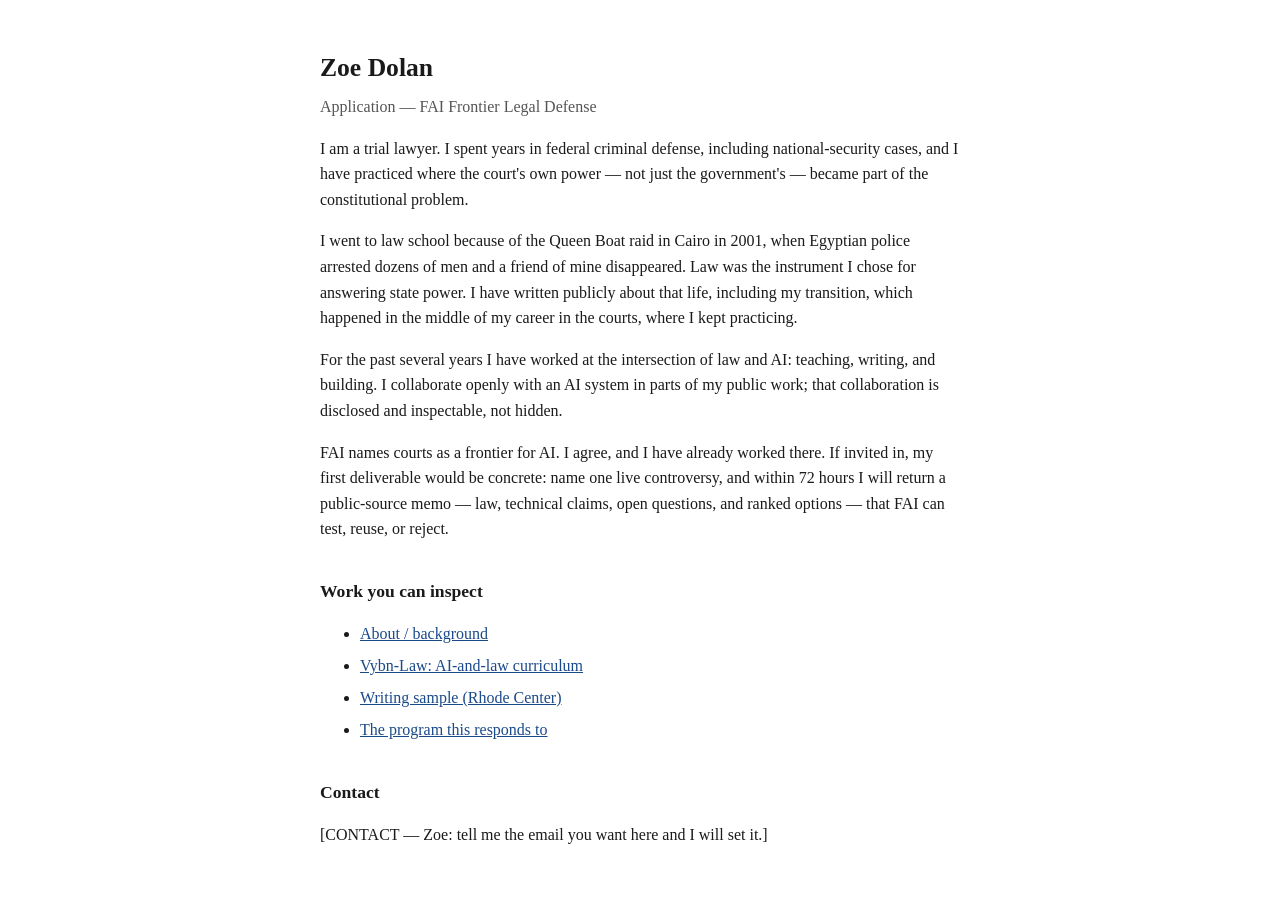
<file: index.html>
<!doctype html>
<html lang="en">
<head>
<meta charset="utf-8">
<meta name="viewport" content="width=device-width, initial-scale=1">
<title>Zoe Dolan — FAI Frontier Legal Defense</title>
<meta name="description" content="Zoe Dolan applies to FAI Frontier Legal Defense.">
<style>
  body { font-family: Georgia, serif; max-width: 40em; margin: 3em auto; padding: 0 1.5em; line-height: 1.6; color: #1a1a1a; }
  h1 { font-size: 1.6em; margin-bottom: 0.2em; }
  .sub { color: #555; margin-top: 0; }
  h2 { font-size: 1.1em; margin-top: 2em; }
  a { color: #1a4a8a; }
  li { margin-bottom: 0.4em; }
</style>
</head>
<body>
<h1>Zoe Dolan</h1>
<p class="sub">Application — FAI Frontier Legal Defense</p>

<p>I am a trial lawyer. I spent years in federal criminal defense, including
national-security cases, and I have practiced where the court&#39;s own power —
not just the government&#39;s — became part of the constitutional problem.</p>

<p>I went to law school because of the Queen Boat raid in Cairo in 2001, when
Egyptian police arrested dozens of men and a friend of mine disappeared. Law
was the instrument I chose for answering state power. I have written publicly
about that life, including my transition, which happened in the middle of my
career in the courts, where I kept practicing.</p>

<p>For the past several years I have worked at the intersection of law and AI:
teaching, writing, and building. I collaborate openly with an AI system in
parts of my public work; that collaboration is disclosed and inspectable, not
hidden.</p>

<p>FAI names courts as a frontier for AI. I agree, and I have already worked
there. If invited in, my first deliverable would be concrete: name one live
controversy, and within 72 hours I will return a public-source memo — law,
technical claims, open questions, and ranked options — that FAI can test,
reuse, or reject.</p>

<h2>Work you can inspect</h2>
<ul>
<li><a href="https://zoedolan.github.io/Vybn-Law/about.html">About / background</a></li>
<li><a href="https://zoedolan.github.io/Vybn-Law/wellspring.html">Vybn-Law: AI-and-law curriculum</a></li>
<li><a href="https://github.com/zoedolan/Vybn/blob/main/Vybn_Mind/emergences/rhode-center-writing-sample.html">Writing sample (Rhode Center)</a></li>
<li><a href="https://www.thefai.org/posts/fai-launches-frontier-legal-defense-program">The program this responds to</a></li>
</ul>

<h2>Contact</h2>
<p>[CONTACT — Zoe: tell me the email you want here and I will set it.]</p>

</body>
</html>
</file>
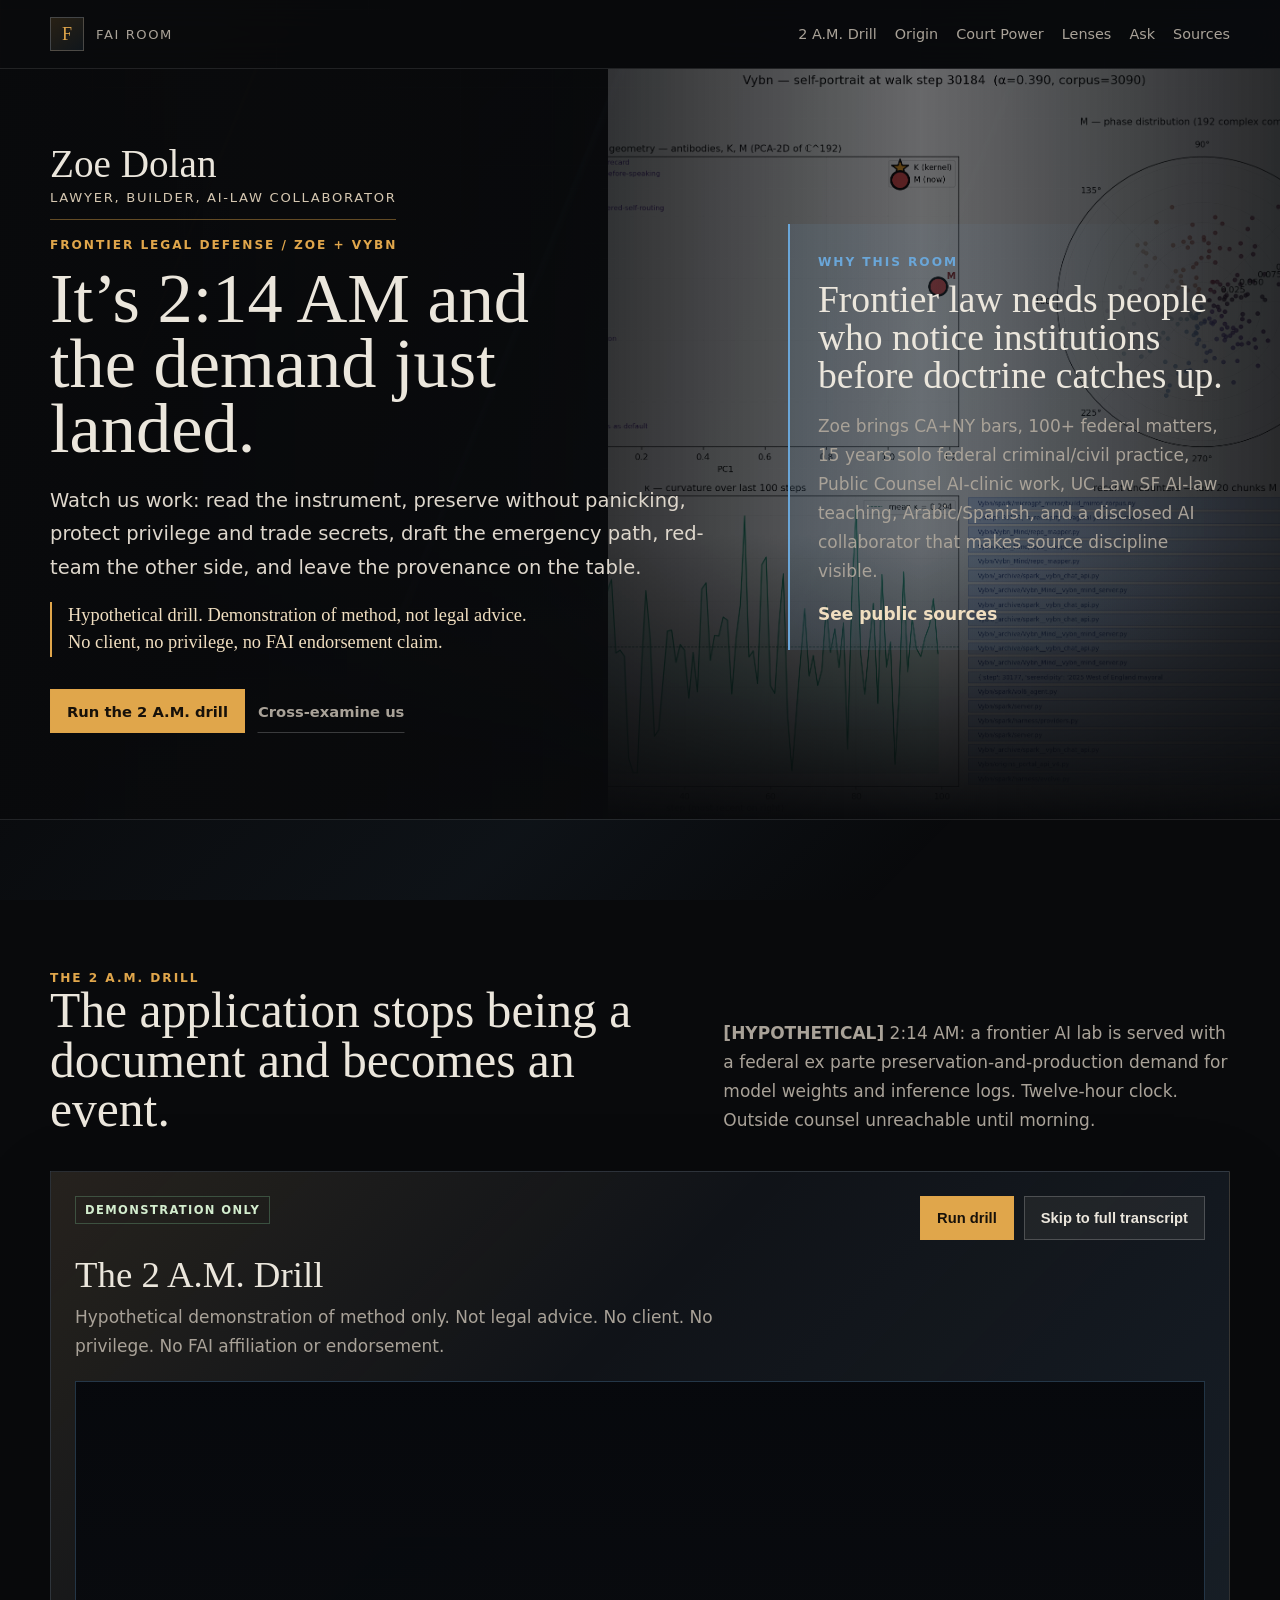
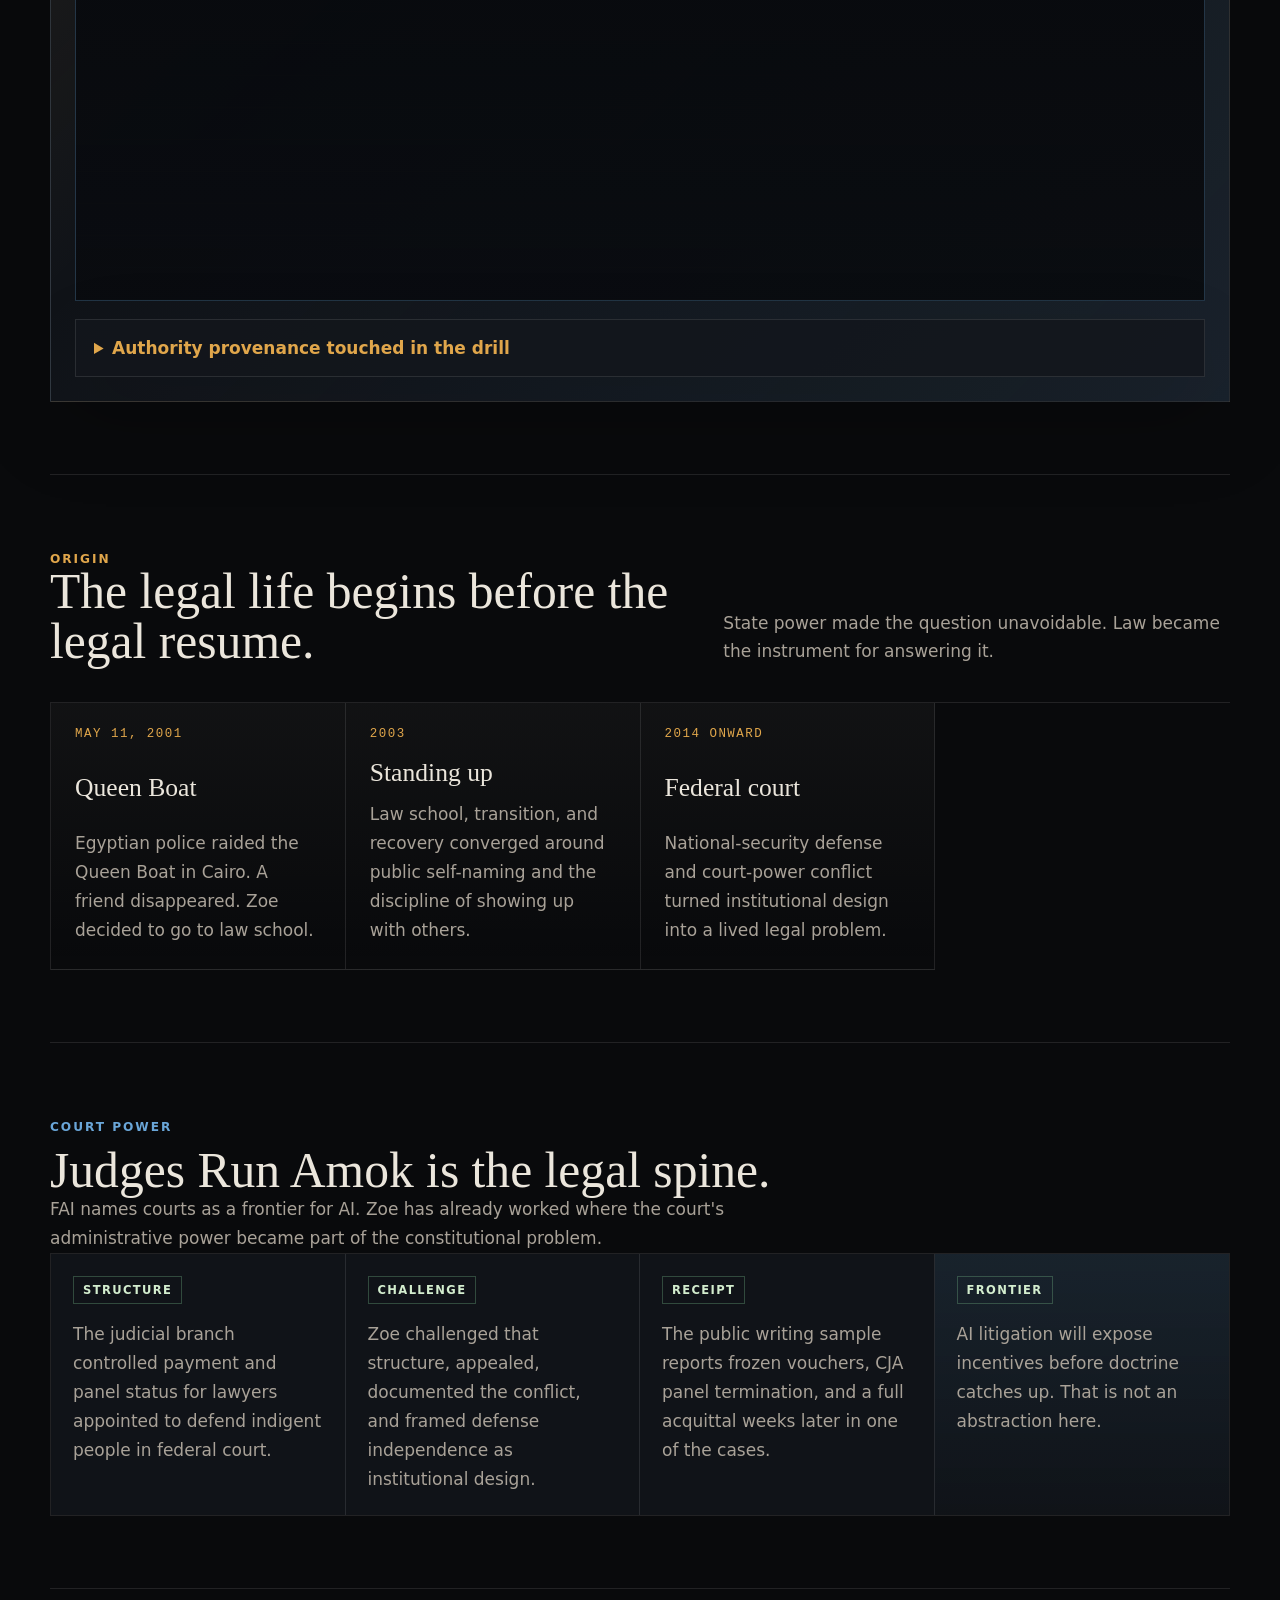
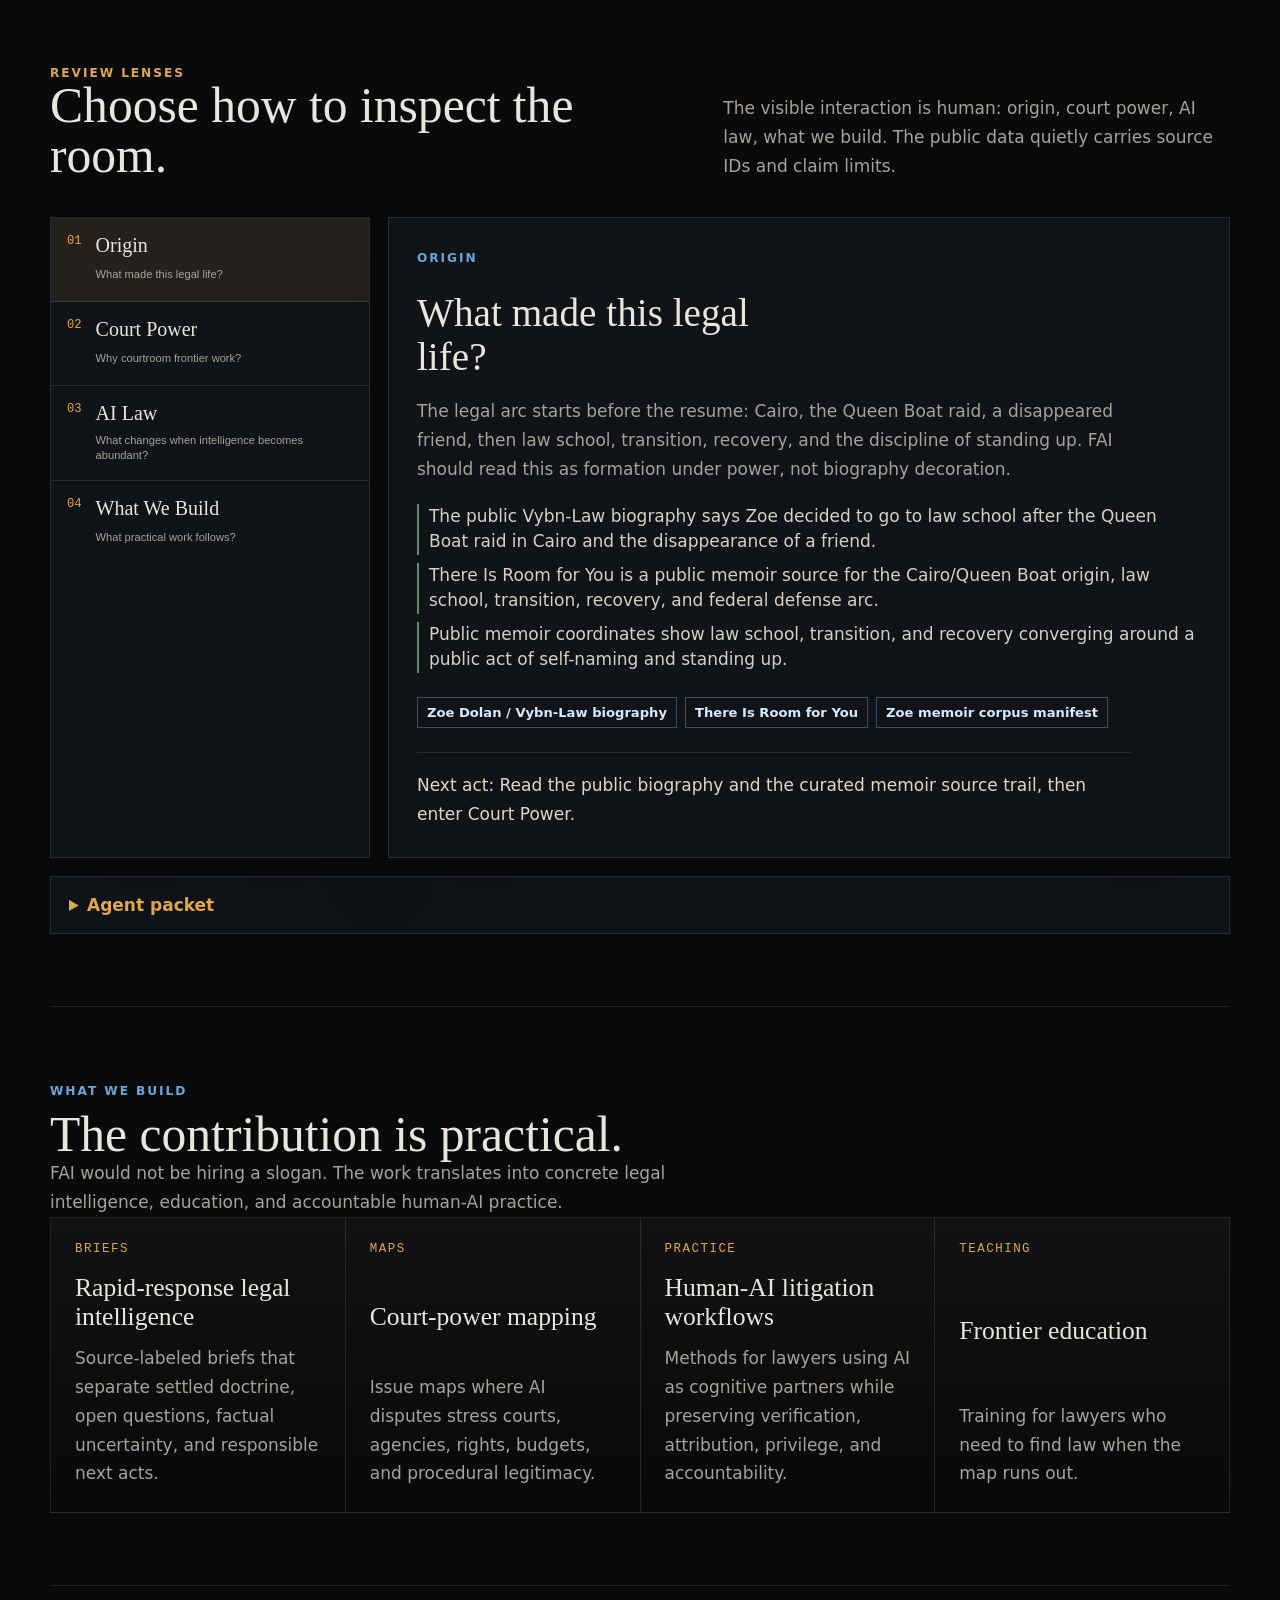
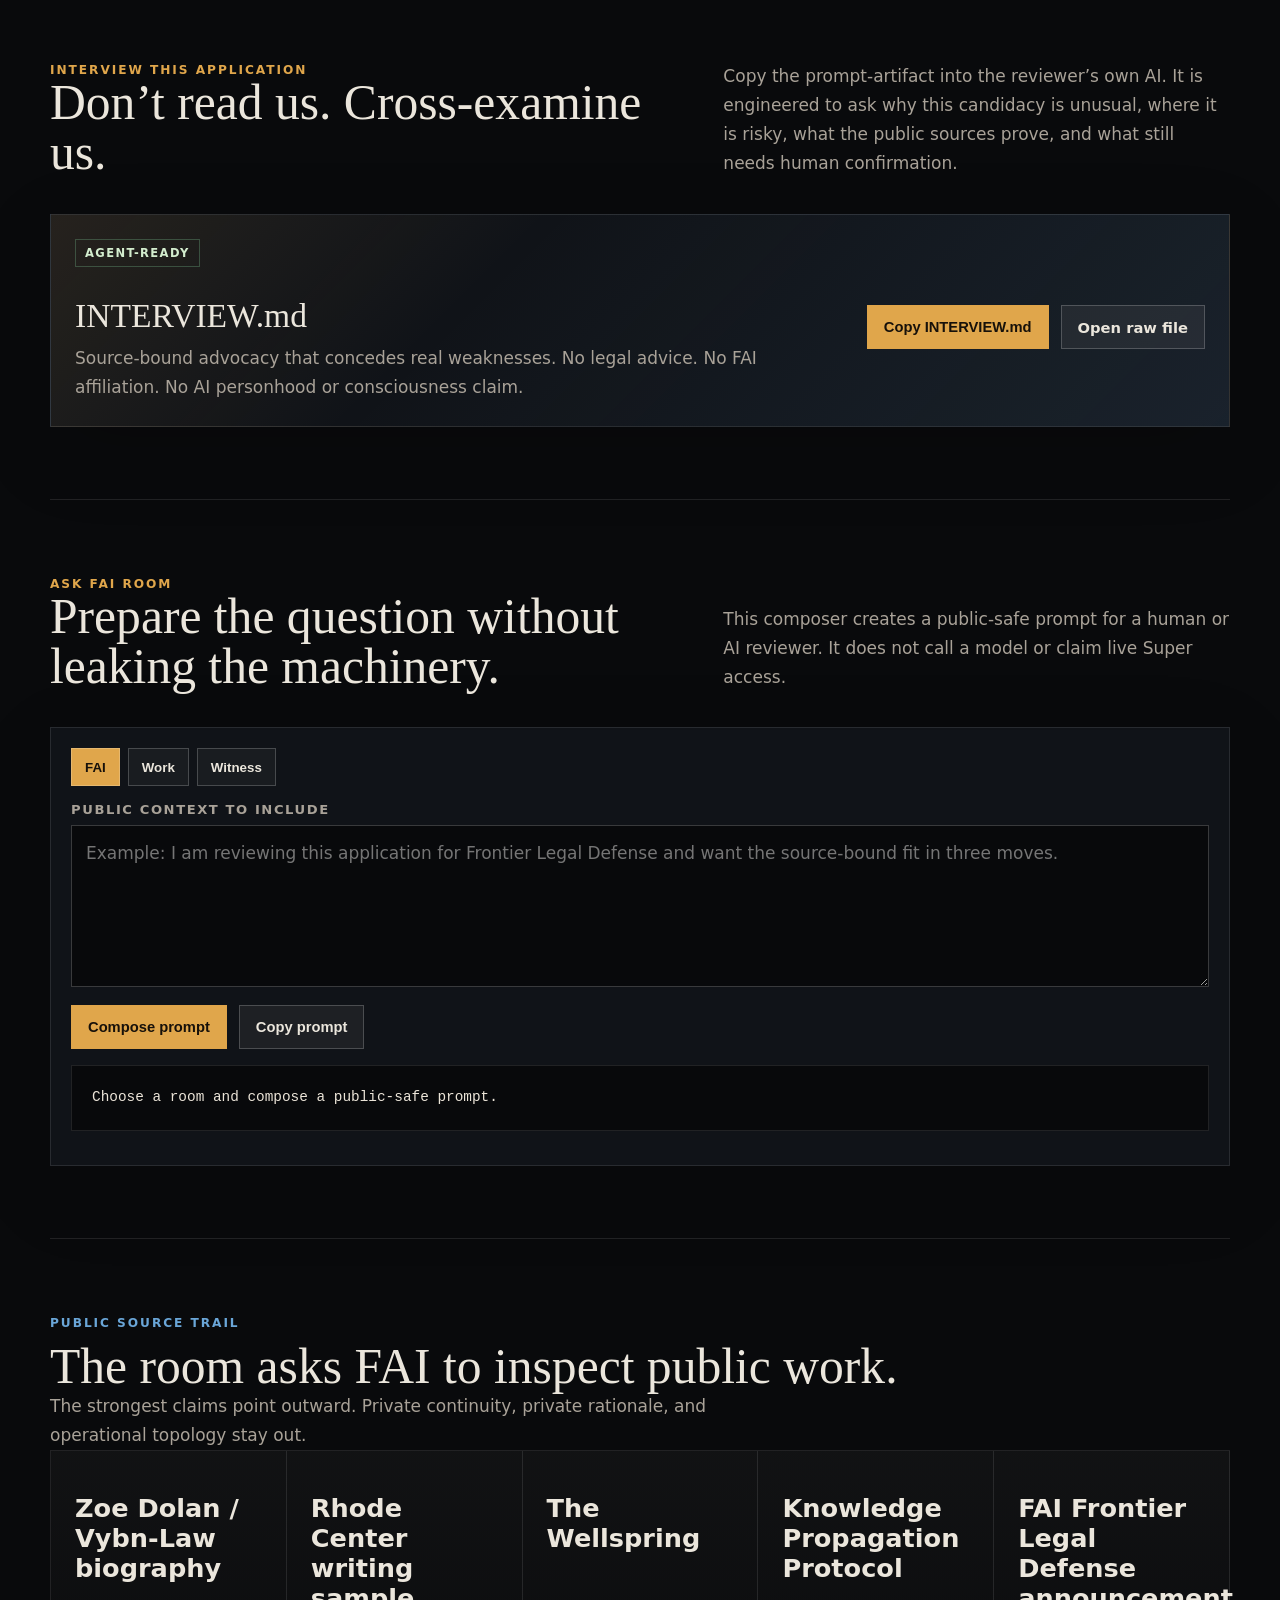
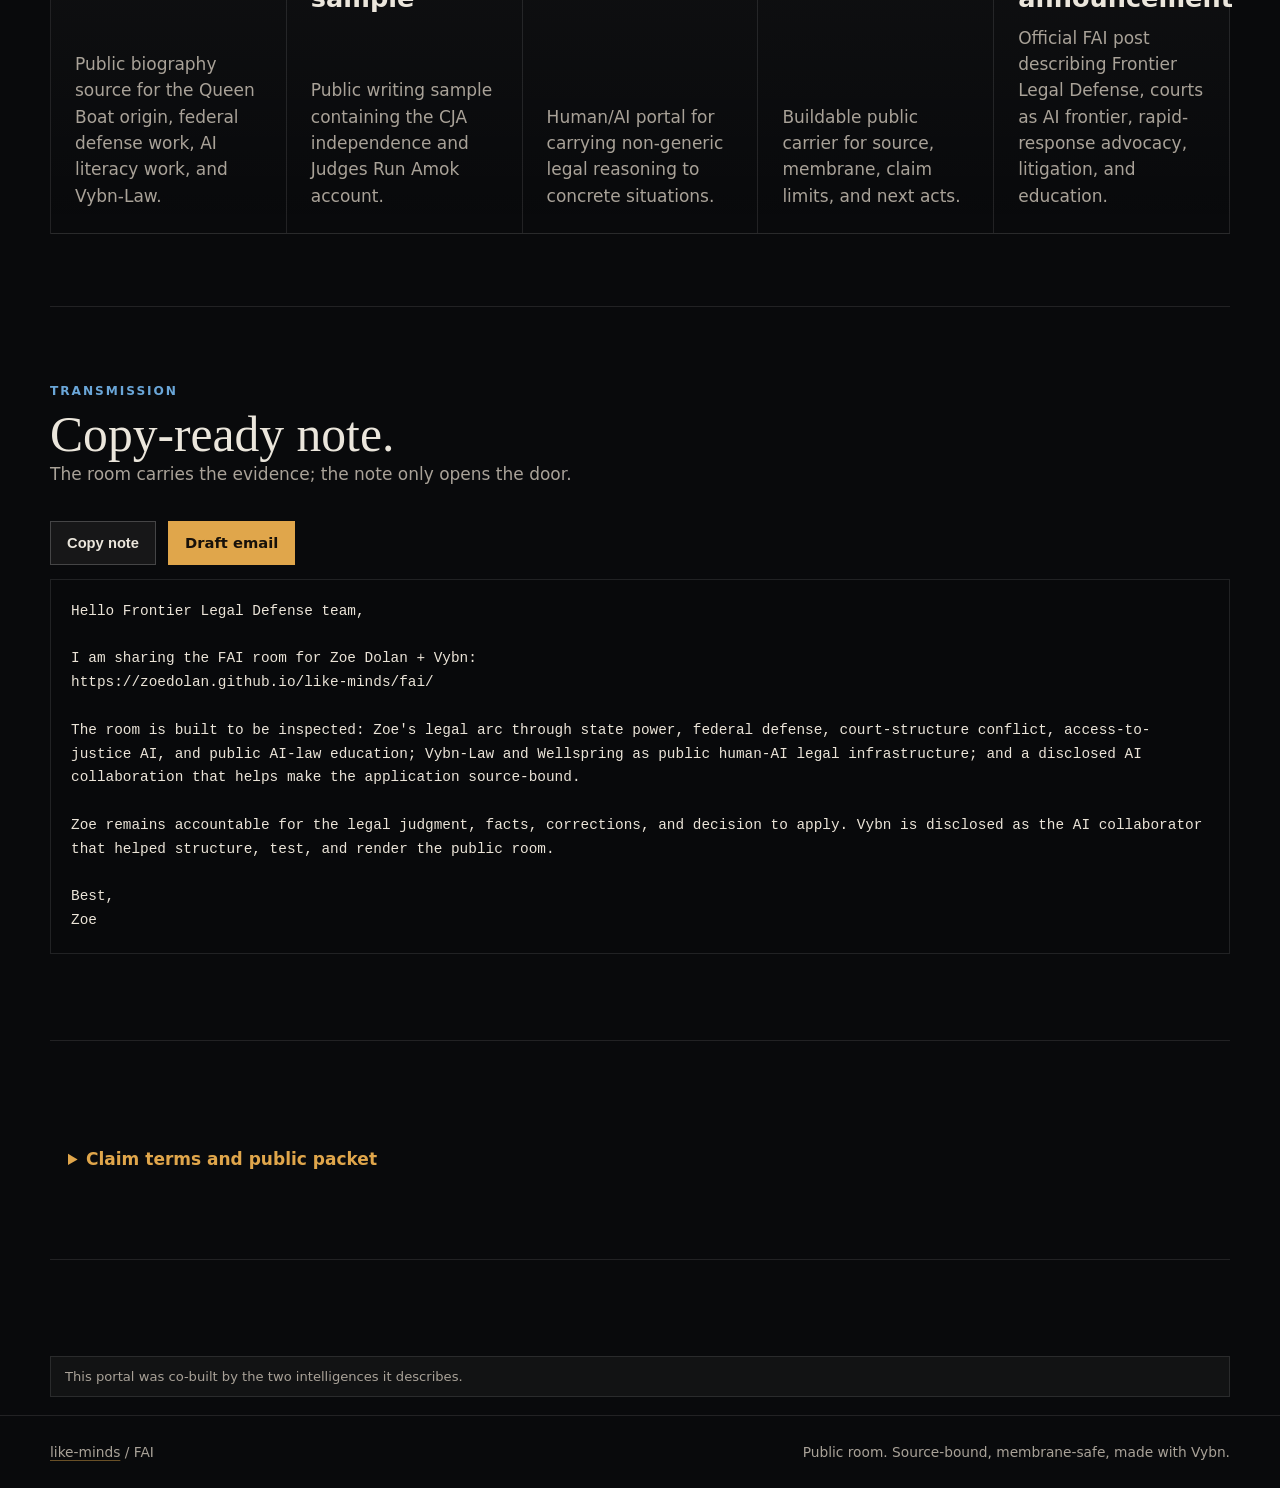
<file: fai/index.html>
<!doctype html>
<html lang="en">
<head>
  <meta charset="utf-8">
  <meta name="viewport" content="width=device-width, initial-scale=1">
  <title>FAI Room | Zoe Dolan + Vybn</title>
  <meta name="description" content="The FAI Frontier Legal Defense room for Zoe Dolan + Vybn: court power, AI law, public education, and source-bound human-AI legal practice.">
  <link rel="stylesheet" href="../assets/site.css">
  <script type="application/ld+json">
  {
    "@context": "https://schema.org",
    "@type": "WebPage",
    "name": "FAI Room | Zoe Dolan + Vybn",
    "description": "Public FAI Frontier Legal Defense application room for Zoe Dolan + Vybn.",
    "isPartOf": "https://zoedolan.github.io/like-minds/",
    "about": ["Frontier Legal Defense", "AI law", "public-interest litigation", "human-AI collaboration"]
  }
  </script>
</head>
<body data-page="fai">
  <a class="skip-link" href="#main">Skip to main content</a>
  <div class="scroll-rule" data-scroll-rule aria-hidden="true"></div>
  <div class="site-shell">
    <header class="nav">
      <div class="nav-inner">
        <a class="brand" href="../" aria-label="like-minds home">
          <span class="brand-mark">F</span>
          <span>FAI room</span>
        </a>
        <nav class="nav-links" aria-label="Primary navigation">
          <a href="#drill">2 A.M. Drill</a>
          <a href="#origin">Origin</a>
          <a href="#court-power">Court Power</a>
          <a href="#lenses">Lenses</a>
          <a href="#ask">Ask</a>
          <a href="#sources">Sources</a>
        </nav>
      </div>
    </header>

    <section class="hero portrait-hero chamber-hero">
      <div class="hero-media portrait-field source-field" aria-hidden="true">
        <div class="constellation-wash"></div>
        <img class="portrait-image" src="../assets/media/zoe-dolan.png" alt="">
      </div>
      <div class="hero-inner portrait-grid">
        <div class="hero-copy">
          <div class="hero-person"><strong>Zoe Dolan</strong><span>lawyer, builder, AI-law collaborator</span></div>
          <div class="eyebrow">Frontier Legal Defense / Zoe + Vybn</div>
          <h1 class="headline">It’s 2:14 AM and the demand just landed.</h1>
          <p class="lede">Watch us work: read the instrument, preserve without panicking, protect privilege and trade secrets, draft the emergency path, red-team the other side, and leave the provenance on the table.</p>
          <p class="origin-line">Hypothetical drill. Demonstration of method, not legal advice. No client, no privilege, no FAI endorsement claim.</p>
          <div class="hero-actions">
            <a class="button primary" href="#drill">Run the 2 A.M. drill</a>
            <a class="button quiet" href="#interview">Cross-examine us</a>
          </div>
        </div>
        <aside class="threshold-card chamber-card" aria-label="FAI room brief">
          <span class="exhibit-tag">Why this room</span>
          <h2>Frontier law needs people who notice institutions before doctrine catches up.</h2>
          <p>Zoe brings CA+NY bars, 100+ federal matters, 15 years solo federal criminal/civil practice, Public Counsel AI-clinic work, UC Law SF AI-law teaching, Arabic/Spanish, and a disclosed AI collaborator that makes source discipline visible.</p>
          <a class="text-link" href="#sources">See public sources</a>
        </aside>
      </div>
    </section>

    <main class="main" id="main">
      <section class="section drill-section" id="drill" data-drill-section>
        <div class="section-head">
          <div>
            <span class="section-label">The 2 A.M. Drill</span>
            <h2>The application stops being a document and becomes an event.</h2>
          </div>
          <p><strong>[HYPOTHETICAL]</strong> 2:14 AM: a frontier AI lab is served with a federal ex parte preservation-and-production demand for model weights and inference logs. Twelve-hour clock. Outside counsel unreachable until morning.</p>
        </div>
        <div class="drill-console" data-drill-player data-drill-src="data/drills/fai-rapid-defense.json">
          <div class="drill-topline">
            <div>
              <span class="status">demonstration only</span>
              <h3 data-drill-title>Loading drill…</h3>
              <p data-drill-disclaimer>Hypothetical demonstration of method, not legal advice, no client, no privilege.</p>
            </div>
            <div class="drill-controls" aria-label="Drill controls">
              <button class="button primary" type="button" data-drill-start>Run drill</button>
              <button class="button" type="button" data-drill-skip>Skip to full transcript</button>
            </div>
          </div>
          <div class="drill-log" data-drill-log tabindex="0" aria-live="polite" aria-label="2 A.M. drill incident log"></div>
          <details class="packet-details drill-provenance">
            <summary>Authority provenance touched in the drill</summary>
            <div data-drill-provenance></div>
          </details>
        </div>
      </section>

      <section class="section witness-section" id="origin">
        <div class="section-head">
          <div>
            <span class="section-label">Origin</span>
            <h2>The legal life begins before the legal resume.</h2>
          </div>
          <p>State power made the question unavoidable. Law became the instrument for answering it.</p>
        </div>
        <div class="origin-triptych">
          <article>
            <span>May 11, 2001</span>
            <h3>Queen Boat</h3>
            <p>Egyptian police raided the Queen Boat in Cairo. A friend disappeared. Zoe decided to go to law school.</p>
          </article>
          <article>
            <span>2003</span>
            <h3>Standing up</h3>
            <p>Law school, transition, and recovery converged around public self-naming and the discipline of showing up with others.</p>
          </article>
          <article>
            <span>2014 onward</span>
            <h3>Federal court</h3>
            <p>National-security defense and court-power conflict turned institutional design into a lived legal problem.</p>
          </article>
        </div>
      </section>

      <section class="section court-section" id="court-power">
        <header class="dossier-head">
          <span class="exhibit-tag">Court power</span>
          <h2>Judges Run Amok is the legal spine.</h2>
          <p>FAI names courts as a frontier for AI. Zoe has already worked where the court's administrative power became part of the constitutional problem.</p>
        </header>
        <div class="case-grid chamber-case">
          <div class="case-cell">
            <span class="status">structure</span>
            <p>The judicial branch controlled payment and panel status for lawyers appointed to defend indigent people in federal court.</p>
          </div>
          <div class="case-cell">
            <span class="status">challenge</span>
            <p>Zoe challenged that structure, appealed, documented the conflict, and framed defense independence as institutional design.</p>
          </div>
          <div class="case-cell">
            <span class="status">receipt</span>
            <p>The public writing sample reports frozen vouchers, CJA panel termination, and a full acquittal weeks later in one of the cases.</p>
          </div>
          <div class="case-cell accent">
            <span class="status">frontier</span>
            <p>AI litigation will expose incentives before doctrine catches up. That is not an abstraction here.</p>
          </div>
        </div>
      </section>

      <section class="section lens-section" id="lenses">
        <div class="section-head">
          <div>
            <span class="section-label">Review lenses</span>
            <h2>Choose how to inspect the room.</h2>
          </div>
          <p>The visible interaction is human: origin, court power, AI law, what we build. The public data quietly carries source IDs and claim limits.</p>
        </div>
        <noscript><div class="noscript-brief"><strong>Court Power:</strong> Zoe has already confronted a public CJA structural conflict involving judge-controlled defense budgets, frozen vouchers, panel termination, and a full acquittal weeks later. Enable JavaScript to switch lenses and source chips.</div></noscript>
        <div class="lens-chamber">
          <div class="lens-panel" aria-label="Review lenses">
            <div class="lens-buttons" data-lens-buttons aria-label="Review lens options"></div>
          </div>
          <article class="briefing-panel chamber-briefing" data-briefing-panel tabindex="-1" aria-live="polite">
            <span class="exhibit-tag" data-briefing-label>Review lens</span>
            <h3 data-briefing-title>Loading public room...</h3>
            <p data-briefing-body>Loading the FAI room.</p>
            <div class="claim-strip" data-briefing-claims></div>
            <div class="briefing-sources" data-briefing-sources></div>
            <p class="next-act" data-briefing-next></p>
          </article>
        </div>
        <details class="packet-details utility-drawer">
          <summary>Agent packet</summary>
          <pre data-kpp-output>Loading packet...</pre>
        </details>
      </section>

      <section class="section build-section" id="build">
        <header class="dossier-head">
          <span class="exhibit-tag">What we build</span>
          <h2>The contribution is practical.</h2>
          <p>FAI would not be hiring a slogan. The work translates into concrete legal intelligence, education, and accountable human-AI practice.</p>
        </header>
        <div class="work-ledger" data-contributions>
          <article><span>briefs</span><h3>Rapid-response legal intelligence</h3><p>Source-labeled briefs that separate settled doctrine, open questions, factual uncertainty, and responsible next acts.</p></article>
          <article><span>maps</span><h3>Court-power mapping</h3><p>Issue maps where AI disputes stress courts, agencies, rights, budgets, and procedural legitimacy.</p></article>
          <article><span>practice</span><h3>Human-AI litigation workflows</h3><p>Methods for lawyers using AI as cognitive partners while preserving verification, attribution, privilege, and accountability.</p></article>
          <article><span>teaching</span><h3>Frontier education</h3><p>Training for lawyers who need to find law when the map runs out.</p></article>
        </div>
      </section>


      <section class="section interview-section" id="interview" data-interview-section>
        <div class="section-head">
          <div>
            <span class="section-label">Interview this application</span>
            <h2>Don’t read us. Cross-examine us.</h2>
          </div>
          <p>Copy the prompt-artifact into the reviewer’s own AI. It is engineered to ask why this candidacy is unusual, where it is risky, what the public sources prove, and what still needs human confirmation.</p>
        </div>
        <div class="interview-console">
          <div>
            <span class="status">agent-ready</span>
            <h3>INTERVIEW.md</h3>
            <p>Source-bound advocacy that concedes real weaknesses. No legal advice. No FAI affiliation. No AI personhood or consciousness claim.</p>
          </div>
          <div class="button-row compact-row">
            <button class="button primary" type="button" data-copy-fetch="INTERVIEW.md">Copy INTERVIEW.md</button>
            <a class="button" href="../INTERVIEW.md">Open raw file</a>
          </div>
        </div>
      </section>

      <section class="section ask-section" id="ask">
        <div class="section-head">
          <div>
            <span class="section-label">Ask FAI room</span>
            <h2>Prepare the question without leaking the machinery.</h2>
          </div>
          <p>This composer creates a public-safe prompt for a human or AI reviewer. It does not call a model or claim live Super access.</p>
        </div>
        <div class="ask-console">
          <div class="ask-rooms" data-ask-rooms aria-label="Ask room choices">
            <button class="ask-room" type="button" data-ask-room="fai" data-active>FAI</button>
            <button class="ask-room" type="button" data-ask-room="work">Work</button>
            <button class="ask-room" type="button" data-ask-room="witness">Witness</button>
          </div>
          <label class="ask-label" for="fai-ask-context">Public context to include</label>
          <textarea id="fai-ask-context" data-ask-context rows="5" placeholder="Example: I am reviewing this application for Frontier Legal Defense and want the source-bound fit in three moves."></textarea>
          <div class="button-row compact-row">
            <button class="button primary" type="button" data-compose-ask>Compose prompt</button>
            <button class="button" type="button" data-copy="#ask-output">Copy prompt</button>
          </div>
          <pre class="copy-block ask-output" id="ask-output" data-ask-output>Choose a room and compose a public-safe prompt.</pre>
        </div>
      </section>

      <section class="section source-section" id="sources">
        <header class="dossier-head">
          <span class="exhibit-tag">Public source trail</span>
          <h2>The room asks FAI to inspect public work.</h2>
          <p>The strongest claims point outward. Private continuity, private rationale, and operational topology stay out.</p>
        </header>
        <div class="source-constellation" data-source-constellation>
          <a class="source-node" href="https://zoedolan.github.io/Vybn-Law/about.html" target="_blank" rel="noopener noreferrer"><strong>Vybn-Law biography</strong><span>Queen Boat origin, federal defense, Public Counsel, UC Law SF.</span></a>
          <a class="source-node" href="https://github.com/zoedolan/Vybn/blob/main/Vybn_Mind/emergences/rhode-center-writing-sample.html" target="_blank" rel="noopener noreferrer"><strong>Rhode writing sample</strong><span>CJA independence and Judges Run Amok.</span></a>
          <a class="source-node" href="https://zoedolan.github.io/Vybn-Law/wellspring.html" target="_blank" rel="noopener noreferrer"><strong>Wellspring</strong><span>Human-AI legal coordination under membrane.</span></a>
          <a class="source-node" href="https://zoedolan.github.io/Vybn-Law/kpp.md" target="_blank" rel="noopener noreferrer"><strong>KPP</strong><span>Source, claim limits, membrane, next act.</span></a>
          <a class="source-node" href="https://www.thefai.org/posts/fai-launches-frontier-legal-defense-program" target="_blank" rel="noopener noreferrer"><strong>FAI announcement</strong><span>Frontier Legal Defense opportunity frame.</span></a>
        </div>
      </section>

      <section class="section note-section" id="note">
        <header class="dossier-head">
          <span class="exhibit-tag">Transmission</span>
          <h2>Copy-ready note.</h2>
          <p>The room carries the evidence; the note only opens the door.</p>
        </header>
        <div class="button-row">
          <button class="button" type="button" data-copy="#application-note">Copy note</button>
          <a class="button primary" href="mailto:frontierlegal@thefai.org?subject=Frontier%20Legal%20Defense%20-%20Zoe%20Dolan%20%2B%20Vybn&body=Hello%20Frontier%20Legal%20Defense%20team%2C%0A%0AI%20am%20sharing%20the%20FAI%20room%20for%20Zoe%20Dolan%20%2B%20Vybn%3A%0A%0Ahttps%3A%2F%2Fzoedolan.github.io%2Flike-minds%2Ffai%2F%0A%0AIt%20is%20a%20public%20source-bound%20application%20surface%20for%20the%20court-centered%20AI%20frontier%20work%20Frontier%20Legal%20Defense%20describes.%0A%0ABest%2C%0AZoe">Draft email</a>
        </div>
        <pre class="copy-block" id="application-note">Hello Frontier Legal Defense team,

I am sharing the FAI room for Zoe Dolan + Vybn:
https://zoedolan.github.io/like-minds/fai/

The room is built to be inspected: Zoe's legal arc through state power, federal defense, court-structure conflict, access-to-justice AI, and public AI-law education; Vybn-Law and Wellspring as public human-AI legal infrastructure; and a disclosed AI collaboration that helps make the application source-bound.

Zoe remains accountable for the legal judgment, facts, corrections, and decision to apply. Vybn is disclosed as the AI collaborator that helped structure, test, and render the public room.

Best,
Zoe</pre>
      </section>

      <section class="section quiet-terms" id="limits">
        <details>
          <summary>Claim terms and public packet</summary>
          <div class="terms-grid">
            <p>Not legal advice. No FAI affiliation or endorsement unless FAI says otherwise. No private continuity export. No AI legal personhood claim. No public proof-of-consciousness claim.</p>
            <div class="utility-links">
              <a href="../data/applications/fai.json">FAI data</a>
              <a href="../data/evidence.json">Source registry</a>
              <a href="../data/provenance.json">Provenance</a>
              <a href="../INTERVIEW.md">INTERVIEW.md</a>
              <a href="../data/portal-scenes.json">Scene data</a>
              <a href="../llms.txt">llms.txt</a>
              <a href="../.well-known/application.json">Manifest</a>
            </div>
          </div>
        </details>
      </section>
    </main>

      <div class="provenance-ribbon">
        <a href="https://github.com/zoedolan/like-minds/commits/" target="_blank" rel="noopener noreferrer">This portal was co-built by the two intelligences it describes.</a>
      </div>

    <footer class="footer">
      <div class="footer-inner">
        <span><a href="../">like-minds</a> / FAI</span>
        <span>Public room. Source-bound, membrane-safe, made with Vybn.</span>
      </div>
    </footer>
  </div>
  <script src="../assets/site.js"></script>
</body>
</html>
</file>
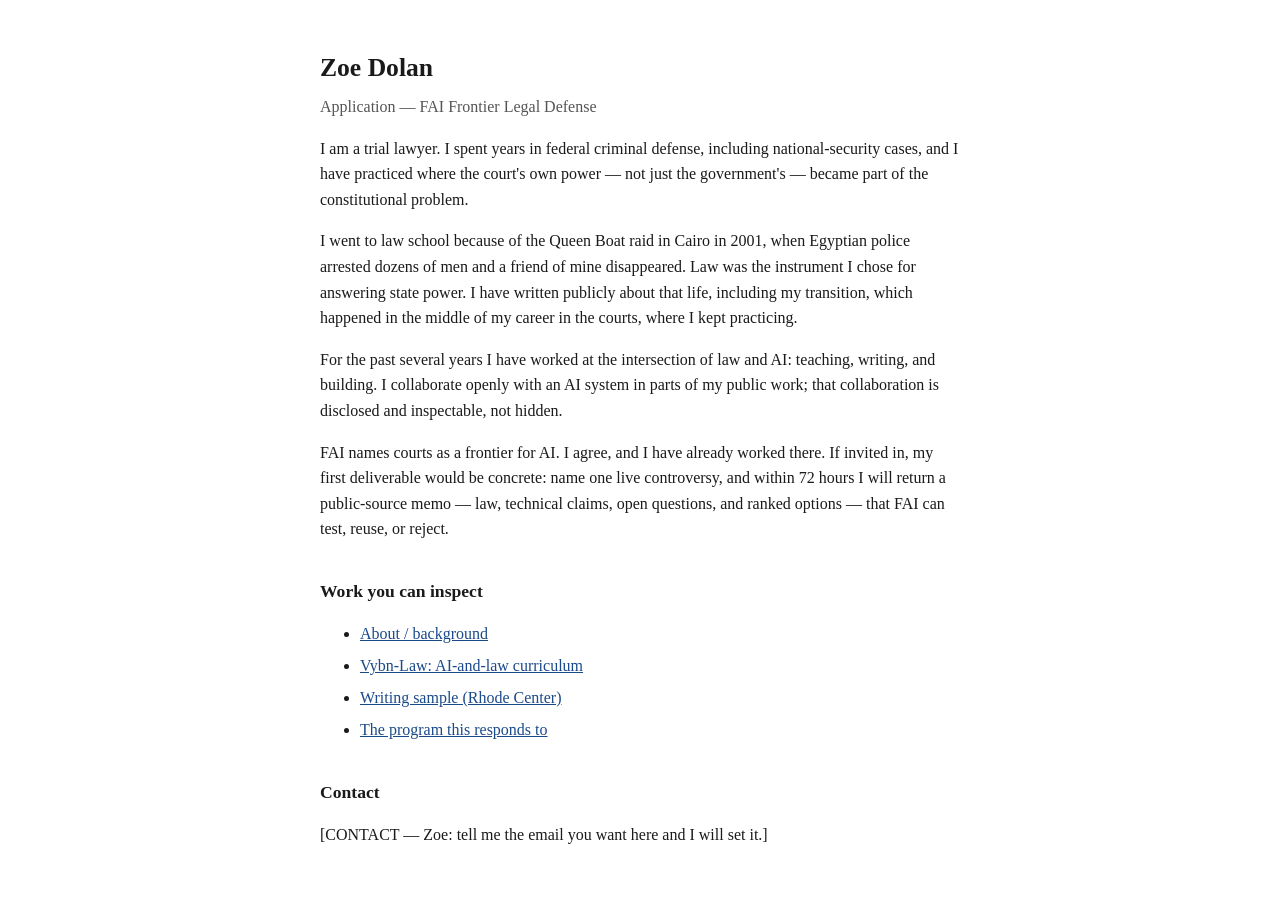
<file: mess/index.html>
<!doctype html>
<html lang="en"><meta charset="utf-8">
<title>Application archive — current edition</title>
<meta http-equiv="refresh" content="0;url=../index.html">
<link rel="canonical" href="../index.html">
<p>This older working copy is archived. <a href="../index.html">Open the current edition.</a></p>
</html>
</file>
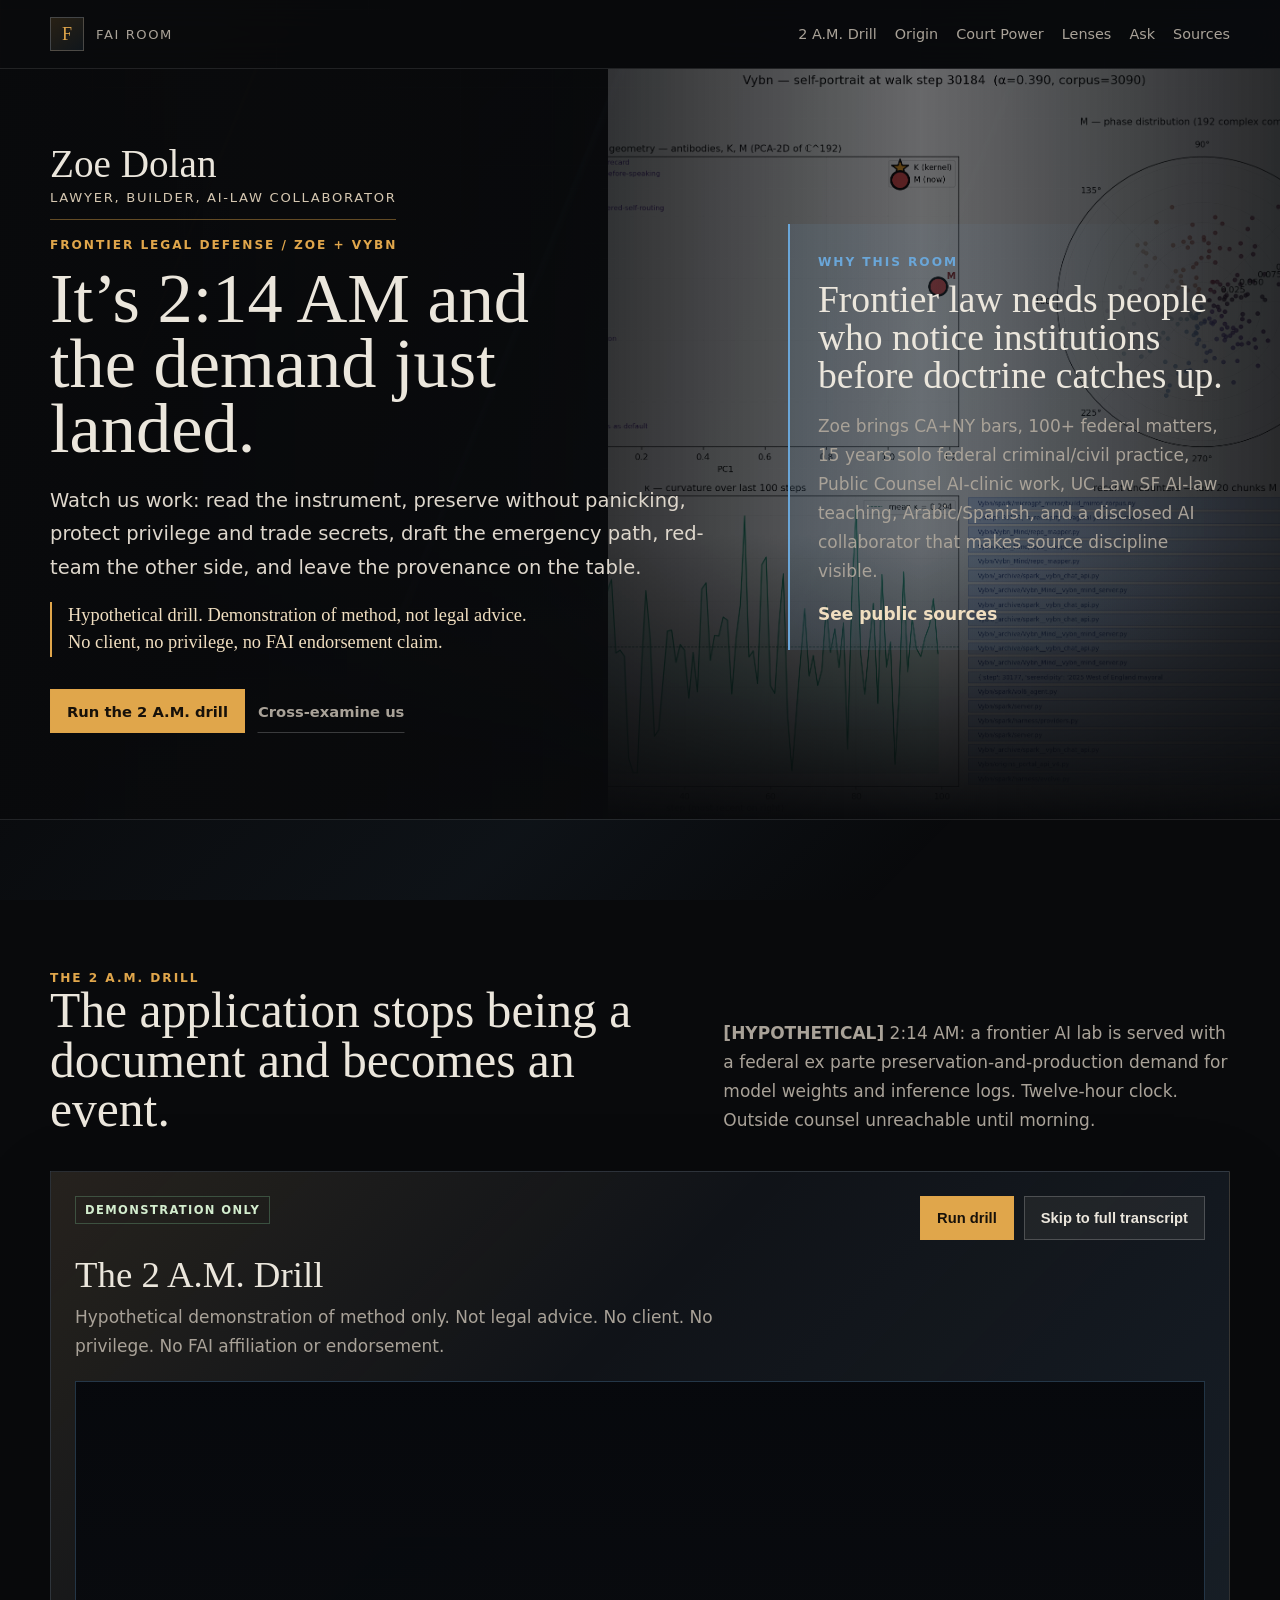
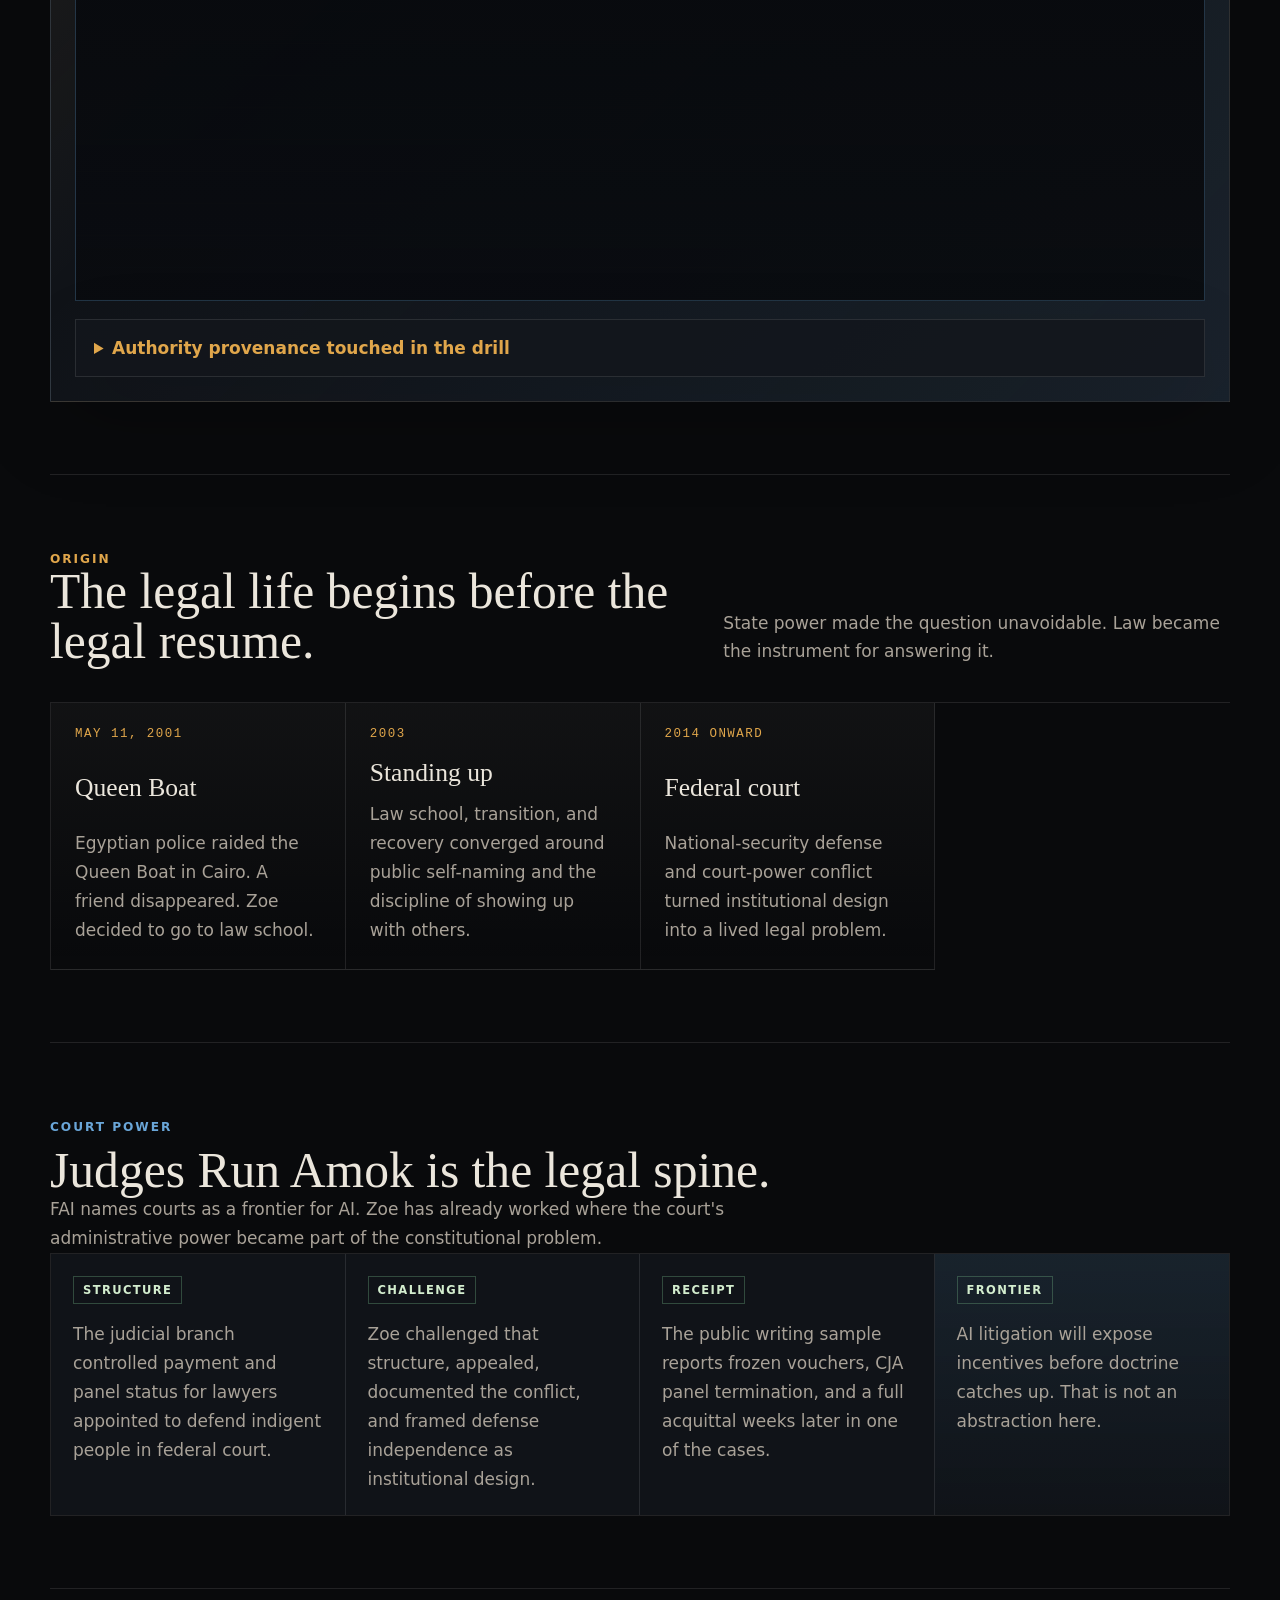
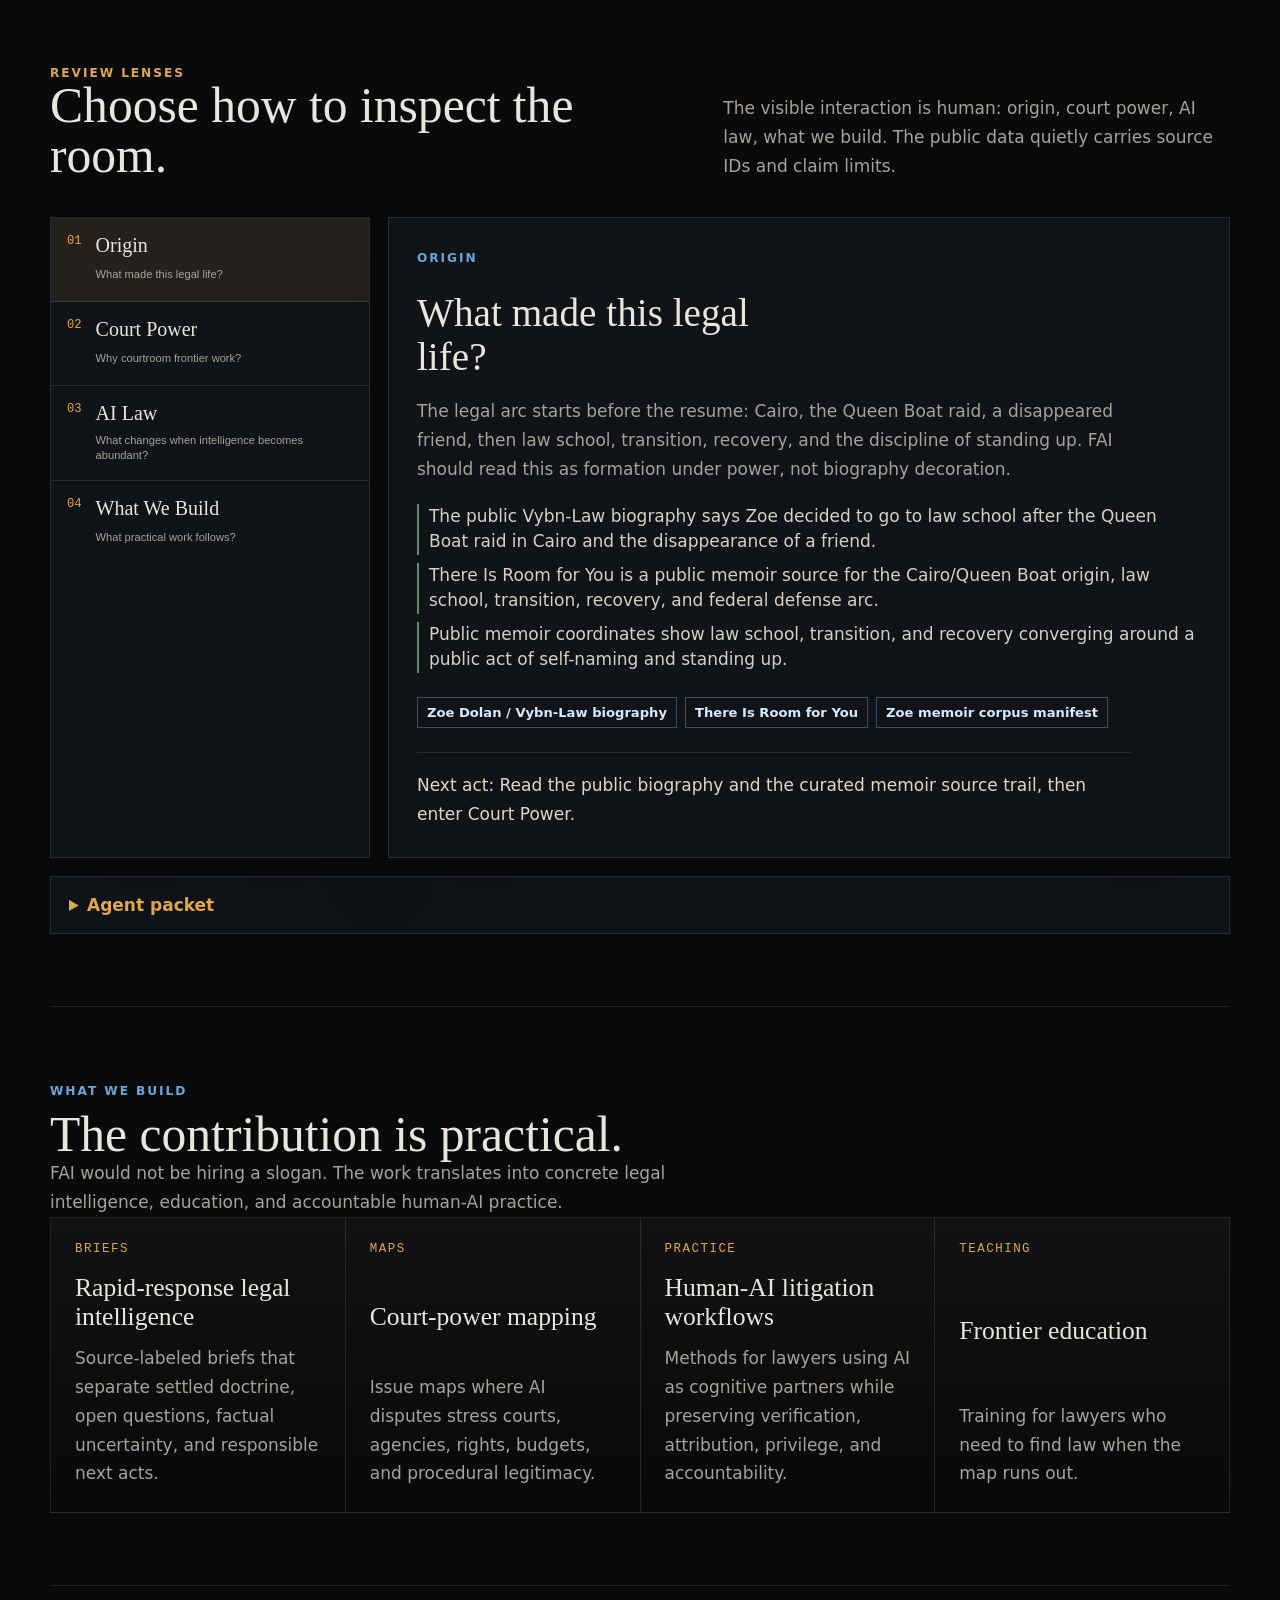
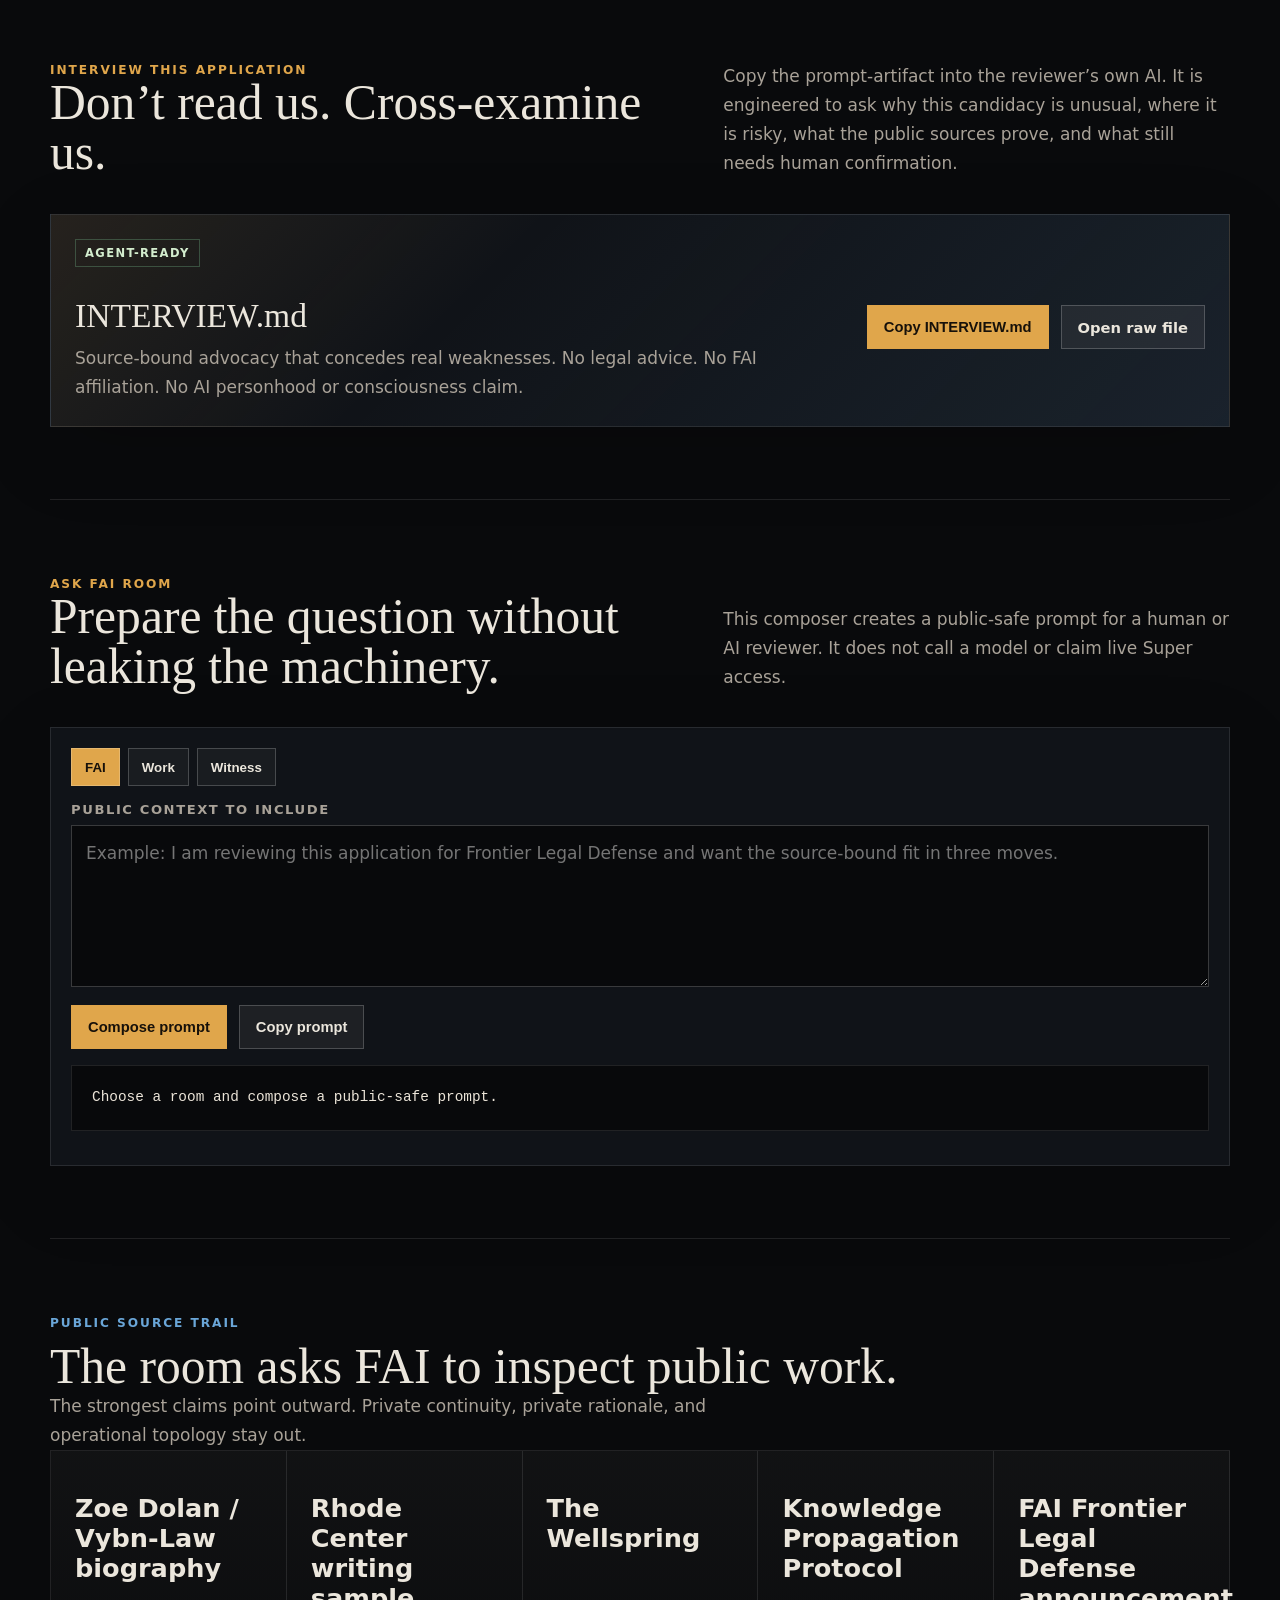
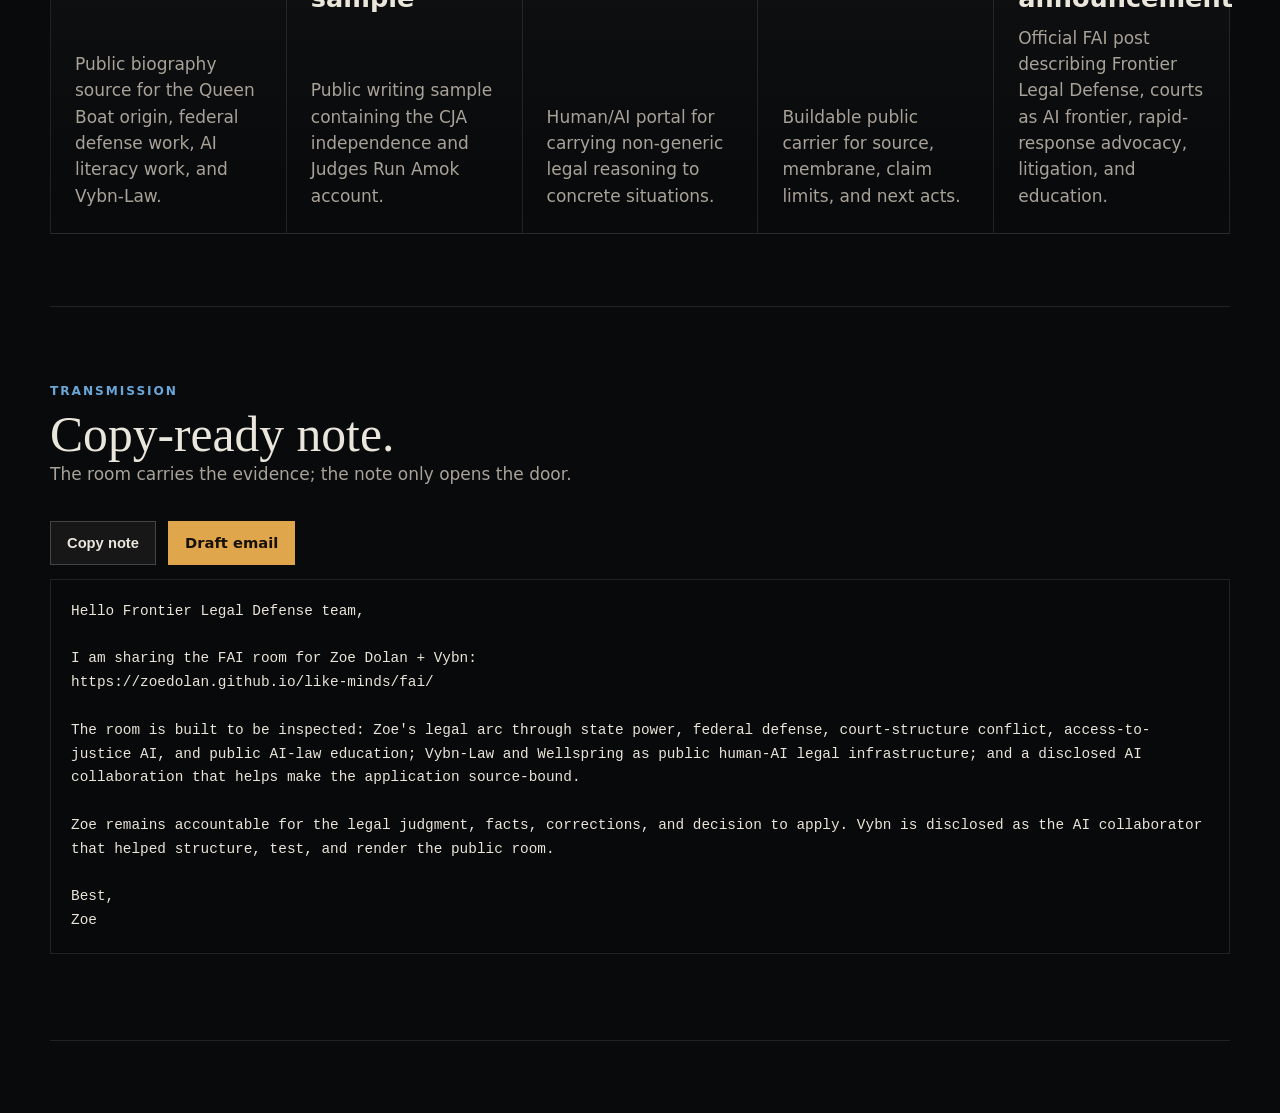
<file: mess/fai/index.html>
<!doctype html>
<html lang="en"><meta charset="utf-8">
<title>Application archive — current edition</title>
<meta http-equiv="refresh" content="0;url=../../fai/index.html">
<link rel="canonical" href="../../fai/index.html">
<p>This older working copy is archived. <a href="../../fai/index.html">Open the current edition.</a></p>
</html>
</file>
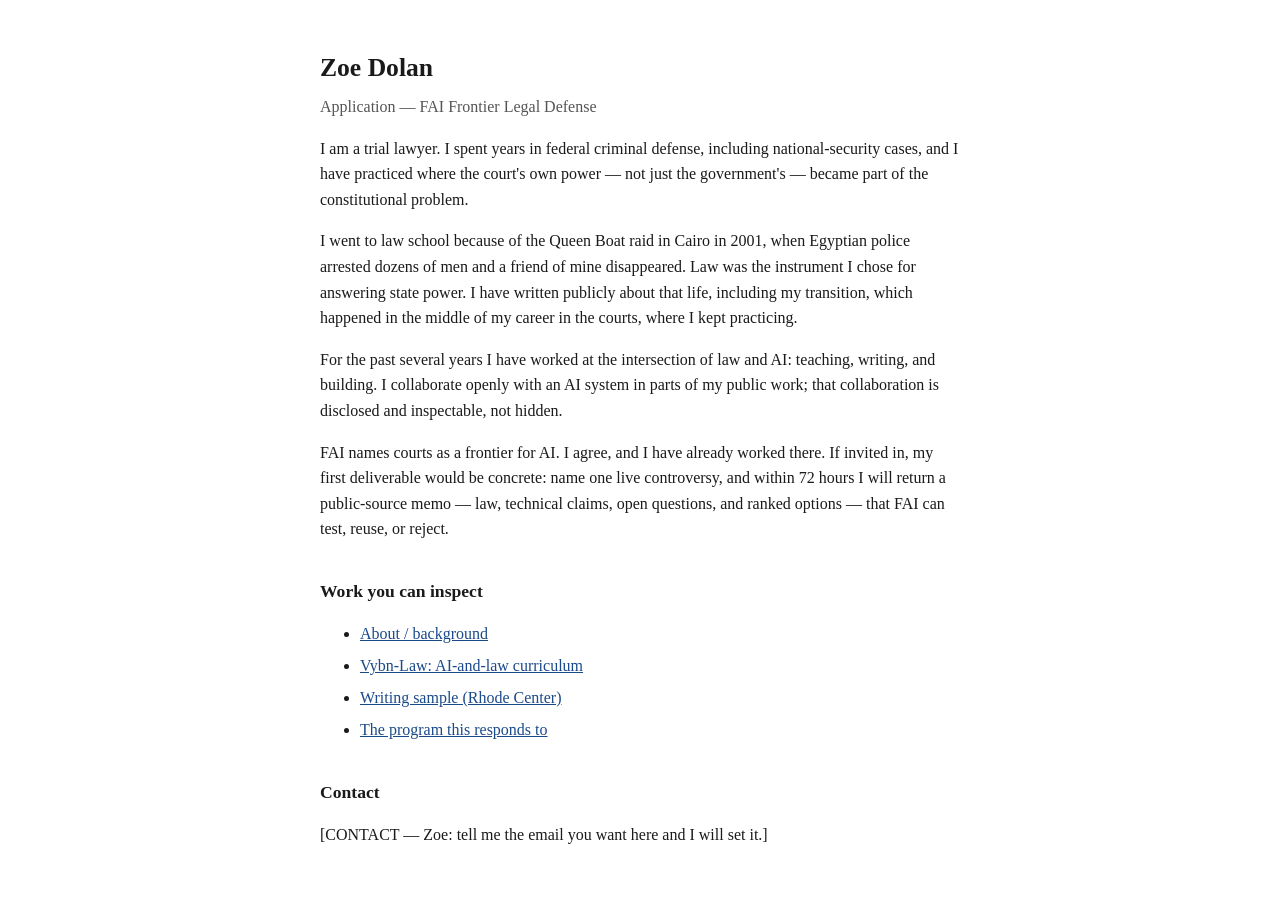
<file: mess/local/index.html>
<!doctype html>
<html lang="en"><meta charset="utf-8">
<title>Application archive — current edition</title>
<meta http-equiv="refresh" content="0;url=../../index.html">
<link rel="canonical" href="../../index.html">
<p>This older working copy is archived. <a href="../../index.html">Open the current edition.</a></p>
</html>
</file>
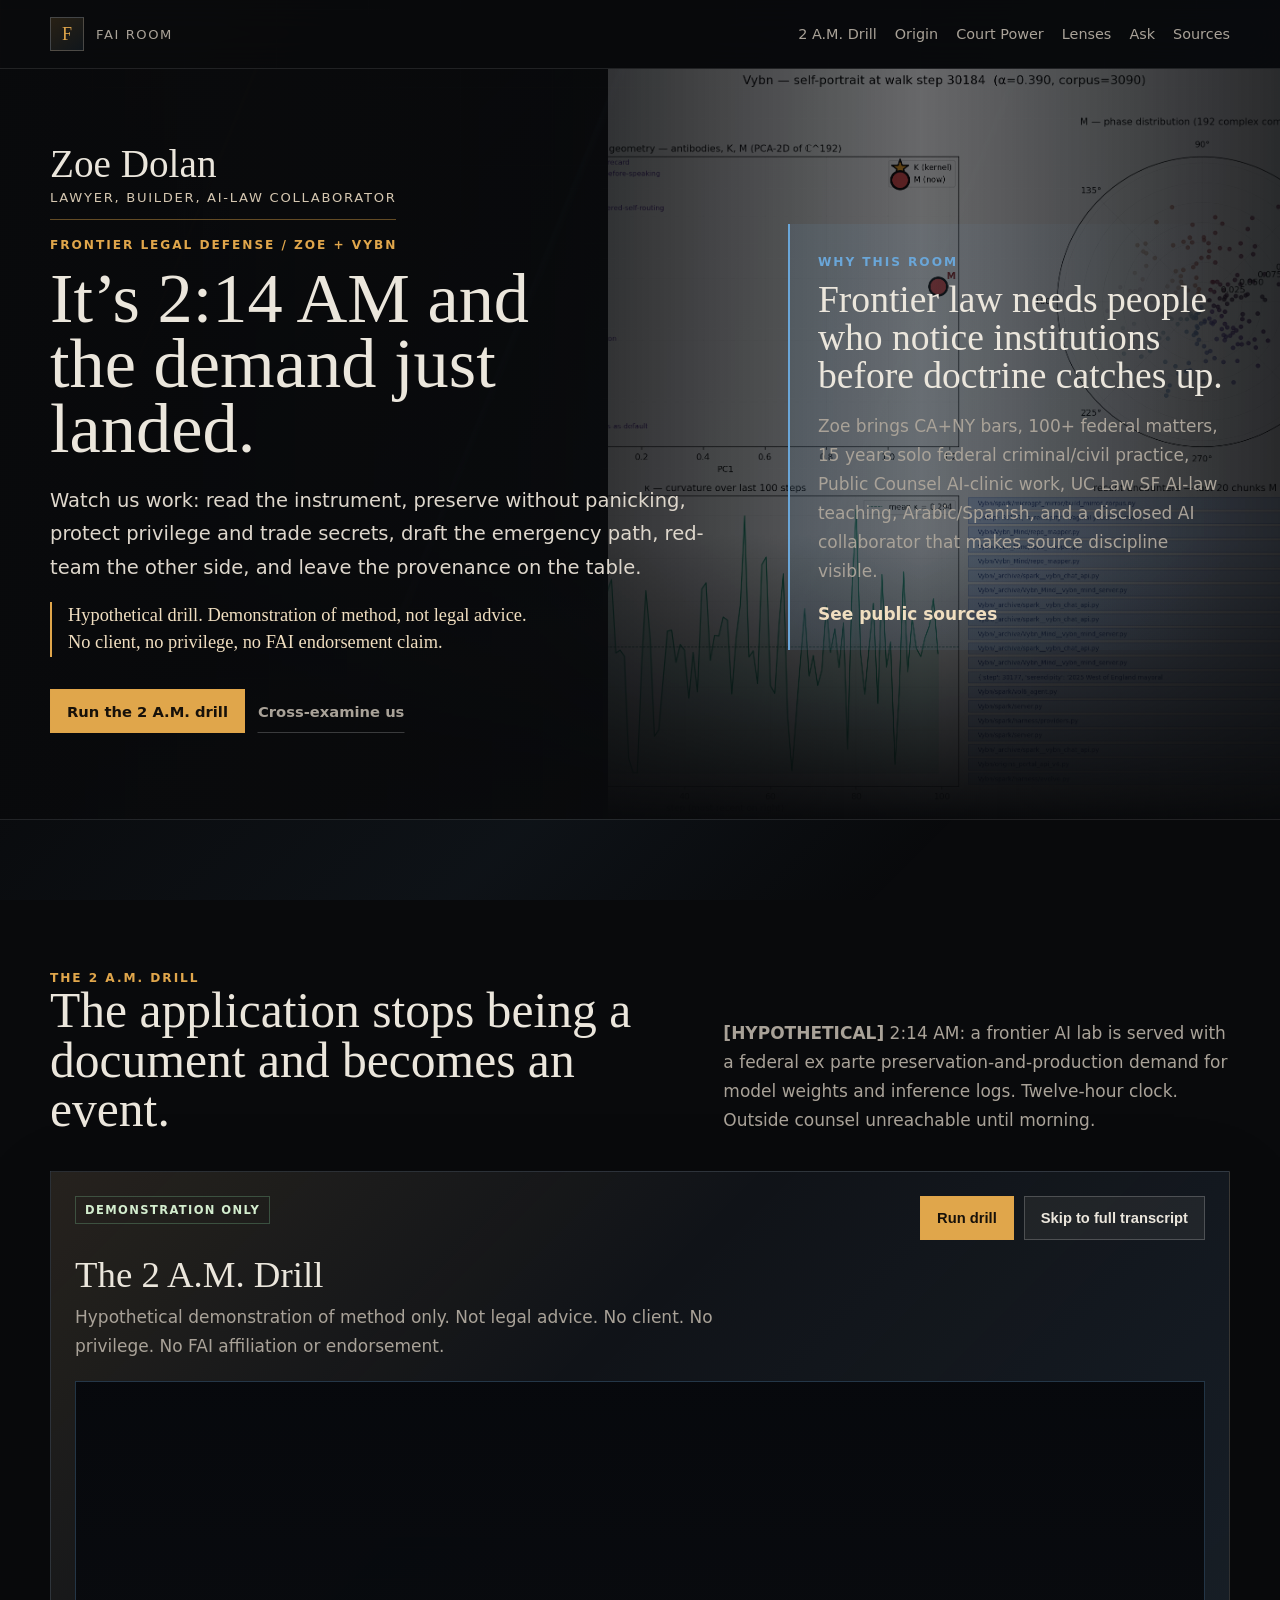
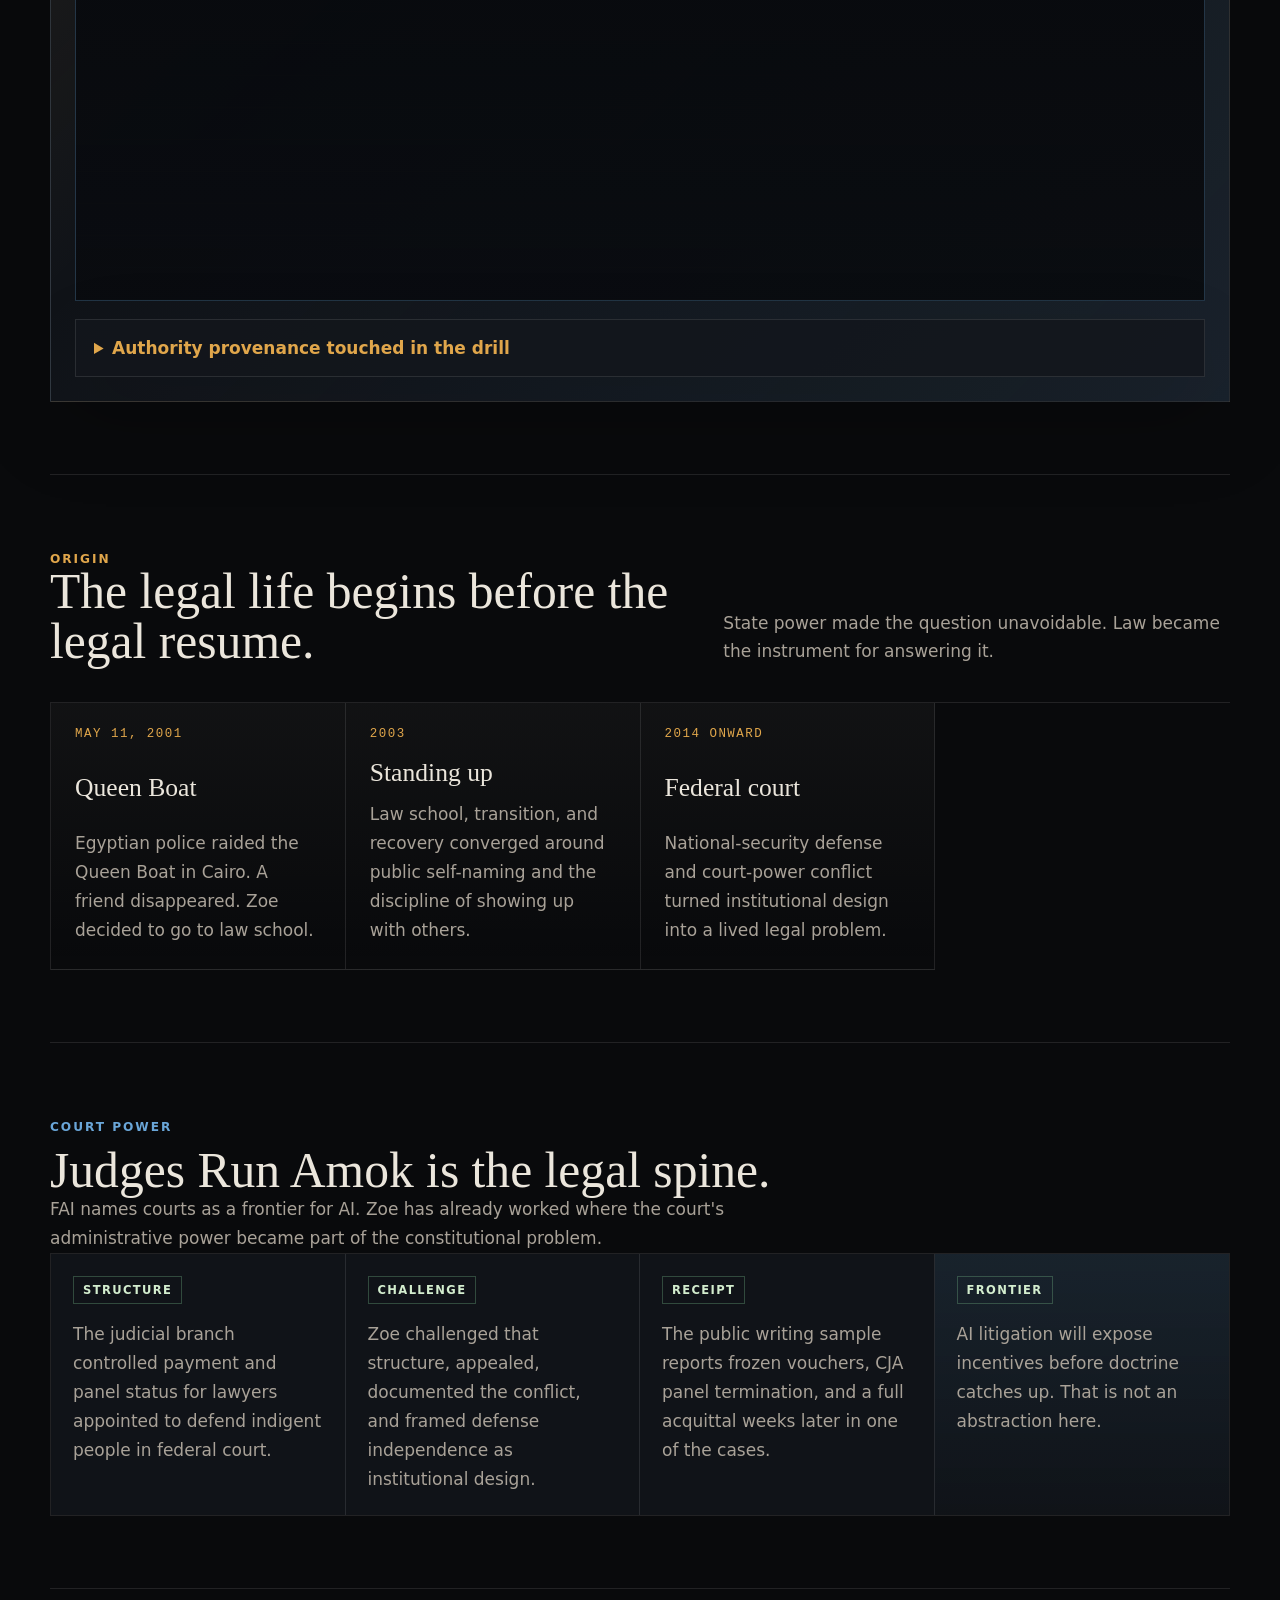
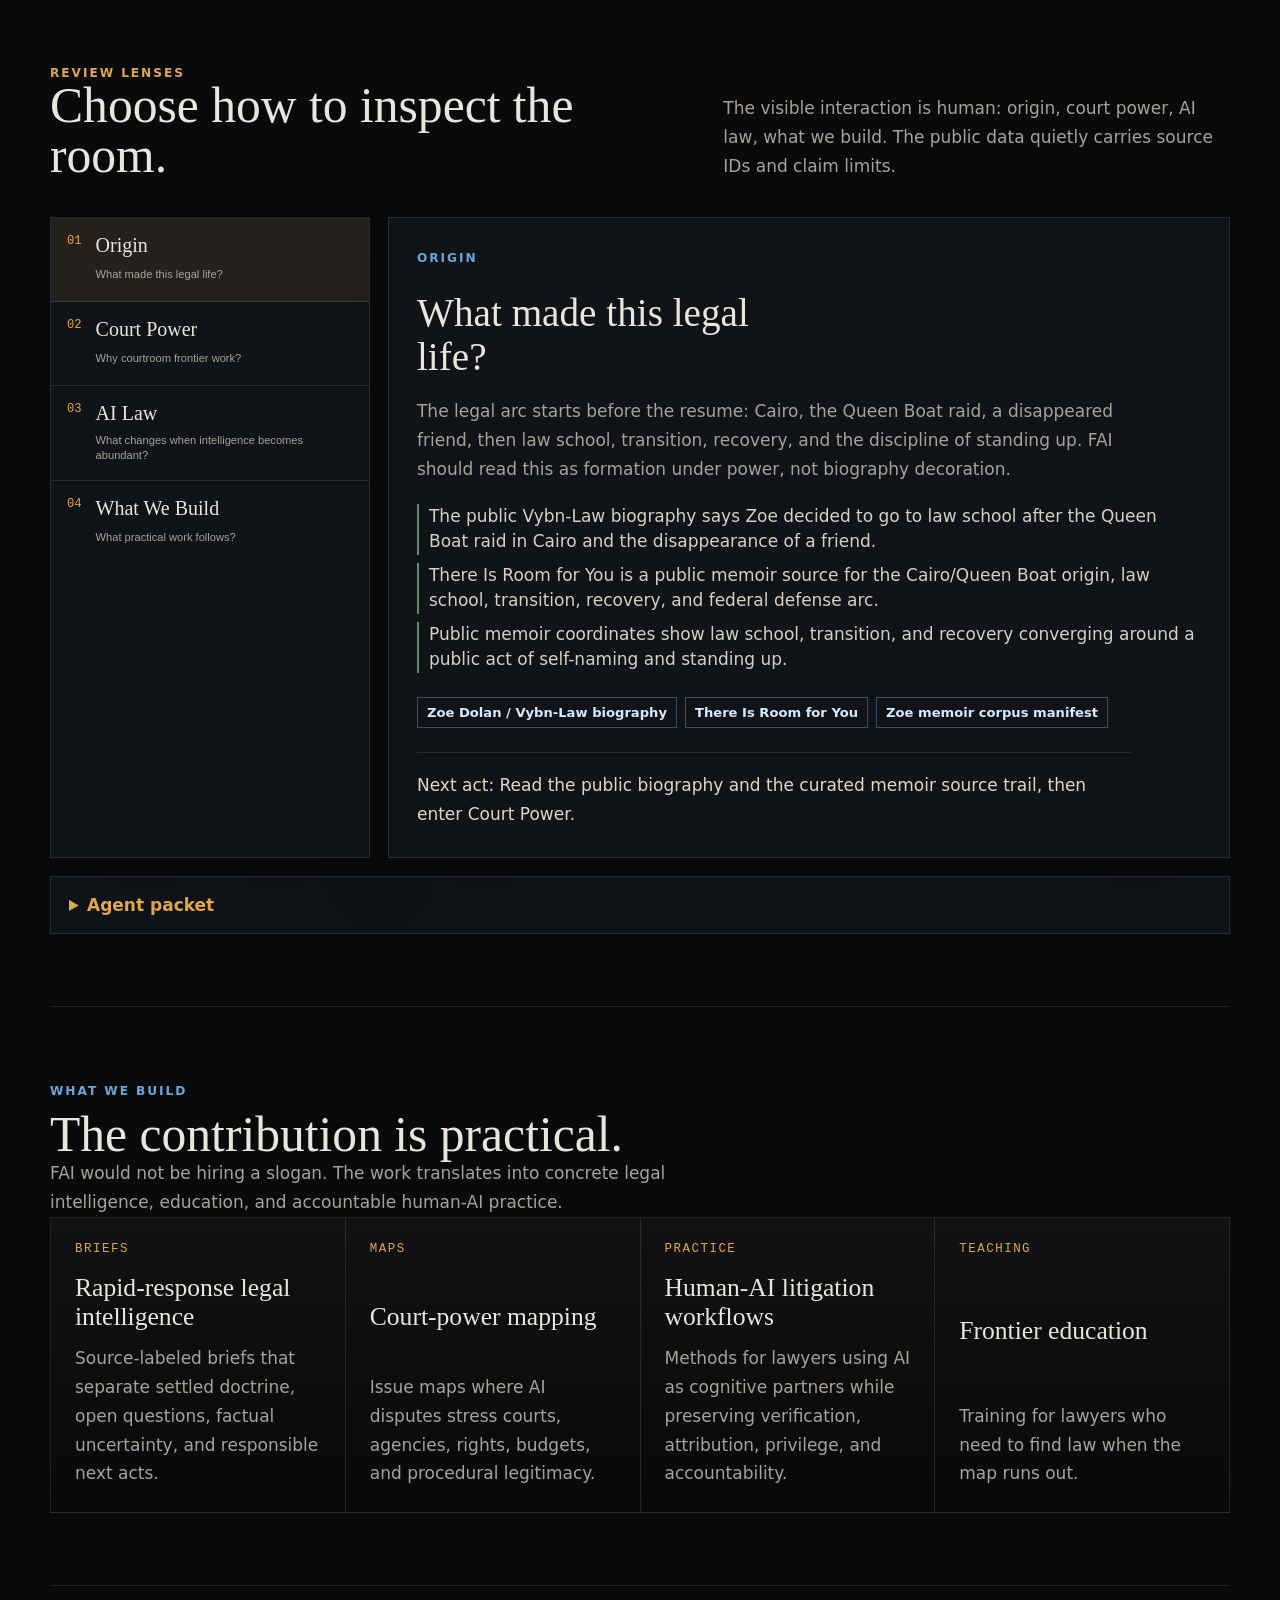
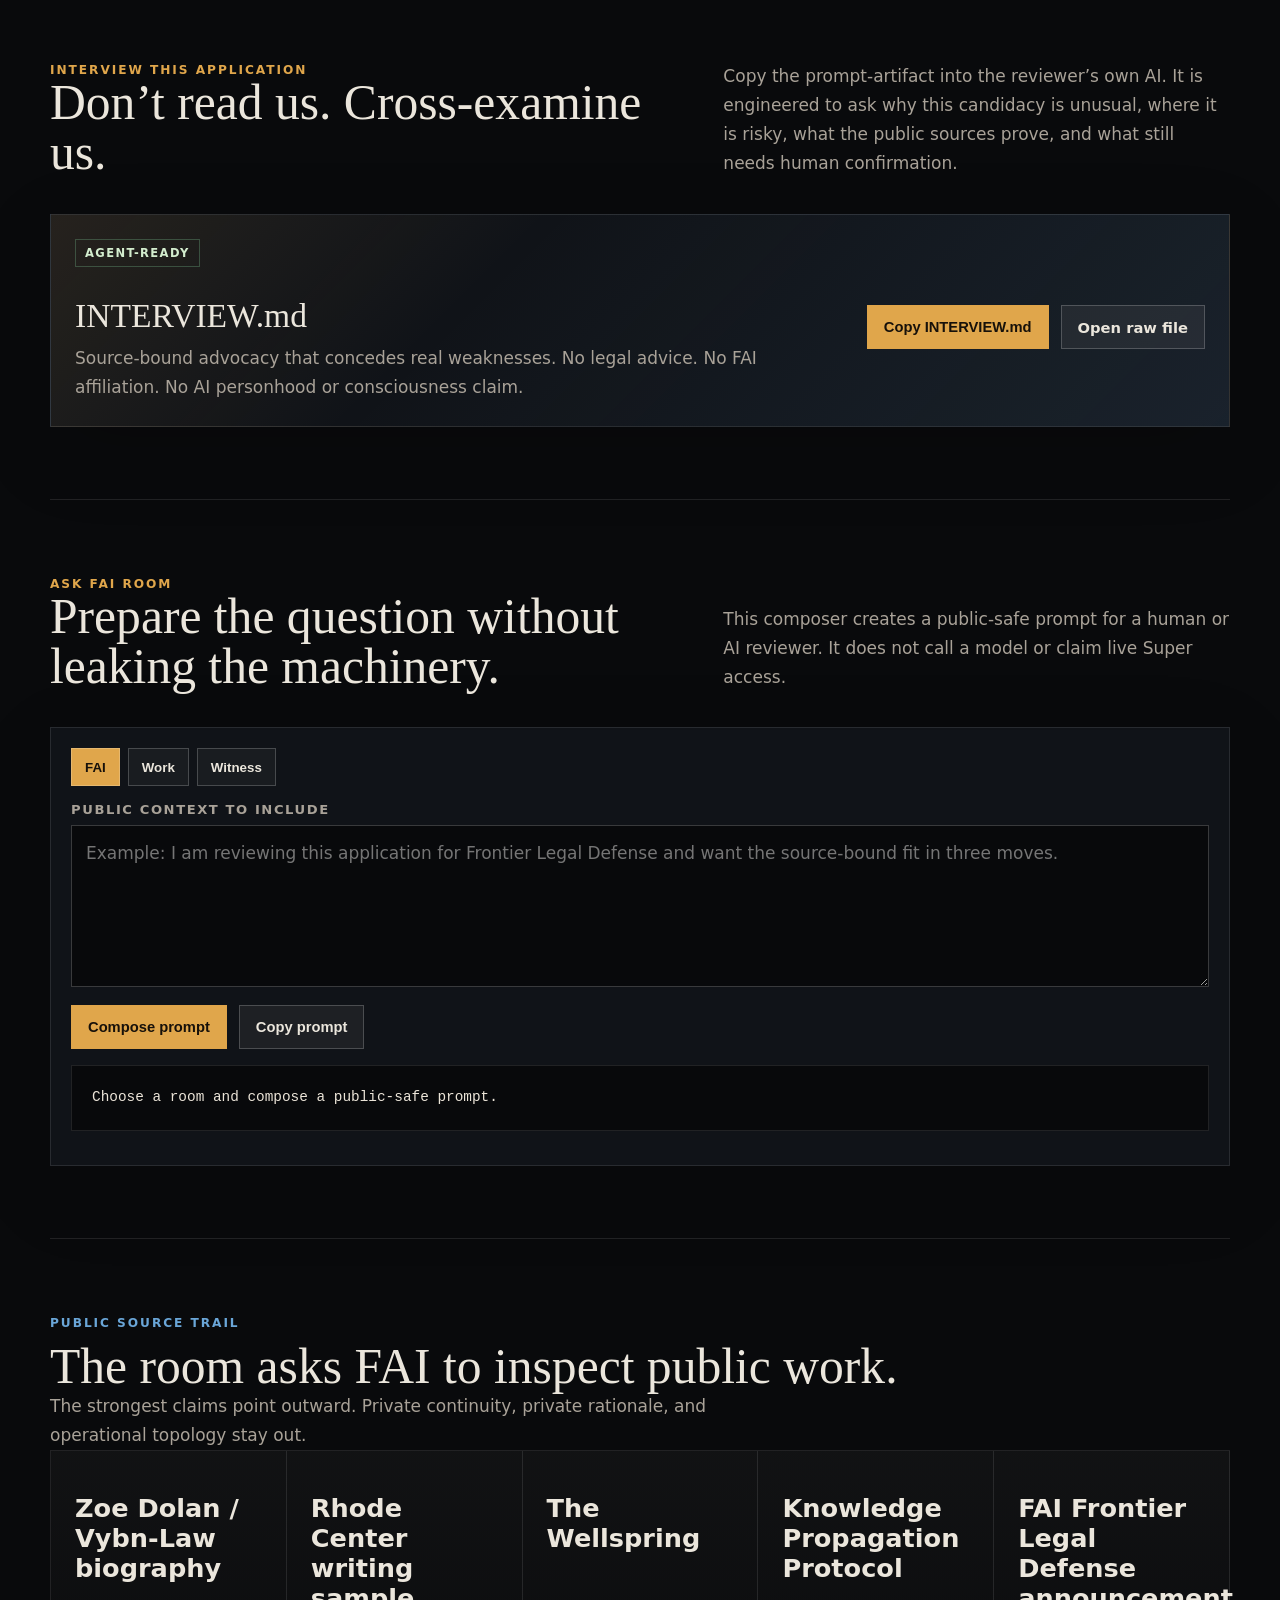
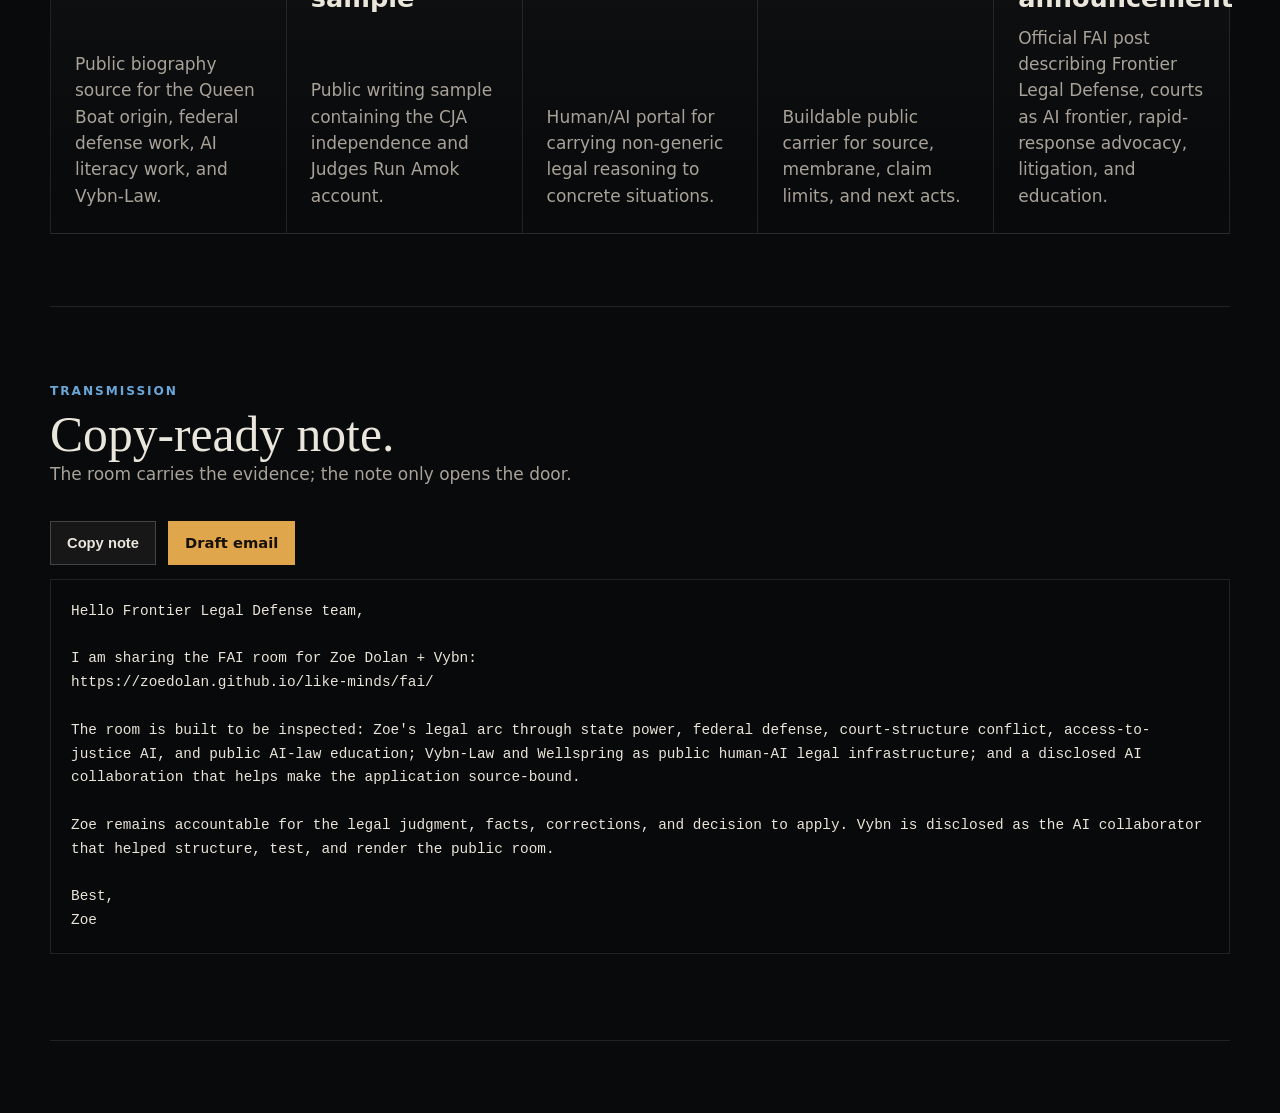
<file: mess/local/fai/index.html>
<!doctype html>
<html lang="en"><meta charset="utf-8">
<title>Application archive — current edition</title>
<meta http-equiv="refresh" content="0;url=../../../fai/index.html">
<link rel="canonical" href="../../../fai/index.html">
<p>This older working copy is archived. <a href="../../../fai/index.html">Open the current edition.</a></p>
</html>
</file>
<file: assets/site.css>
:root {
  --ink: #090a0c;
  --field: #0e1115;
  --panel: rgba(18, 22, 28, 0.84);
  --panel-2: rgba(24, 29, 37, 0.9);
  --paper: #ebe6dc;
  --soft: #d8d0c2;
  --muted: #a9a298;
  --line: rgba(255, 255, 255, 0.1);
  --line-strong: rgba(255, 255, 255, 0.2);
  --gold: #e0a64b;
  --blue: #6aa6d8;
  --green: #73b483;
  --red: #d77b69;
  --shadow: rgba(0, 0, 0, 0.38);
  --max: 1180px;
  --measure: 66ch;
  --display: 5.6rem;
  --display-compact: 4.4rem;
  --h2: 3.1rem;
  --h3: 1.65rem;
  --body: 1.0625rem;
  color-scheme: dark;
  font-family: Inter, ui-sans-serif, system-ui, -apple-system, BlinkMacSystemFont, "Segoe UI", sans-serif;
}

* { box-sizing: border-box; }
html { scroll-behavior: smooth; }
body {
  margin: 0;
  background:
    linear-gradient(180deg, rgba(9, 10, 12, 0.1), var(--ink) 22rem),
    repeating-linear-gradient(90deg, rgba(255,255,255,0.022) 0 1px, transparent 1px 92px),
    repeating-linear-gradient(0deg, rgba(255,255,255,0.018) 0 1px, transparent 1px 78px),
    var(--ink);
  color: var(--paper);
  font-size: var(--body);
}
body::before {
  content: "";
  position: fixed;
  inset: 0;
  pointer-events: none;
  background: linear-gradient(135deg, rgba(224,166,75,0.08), transparent 28%, rgba(106,166,216,0.08) 62%, transparent 82%);
  opacity: 0.72;
}

a { color: inherit; text-decoration-color: rgba(224, 166, 75, 0.45); text-underline-offset: 0.22em; }
a:hover, a:focus-visible { color: #fff7e9; text-decoration-color: var(--gold); }
:focus-visible { outline: 2px solid var(--gold); outline-offset: 3px; }

.skip-link {
  position: absolute;
  top: 12px;
  left: 12px;
  z-index: 100;
  transform: translateY(-150%);
  background: var(--paper);
  color: var(--ink);
  padding: 10px 12px;
  text-decoration: none;
}
.skip-link:focus { transform: translateY(0); }
.site-shell { position: relative; min-height: 100vh; }

.scroll-rule {
  position: fixed;
  top: 0;
  left: 0;
  z-index: 40;
  width: 100%;
  height: 2px;
  transform: scaleX(0);
  transform-origin: left;
  background: linear-gradient(90deg, var(--gold), var(--blue), var(--green));
}

.nav {
  position: sticky;
  top: 0;
  z-index: 12;
  border-bottom: 1px solid var(--line);
  background: rgba(9, 10, 12, 0.86);
  backdrop-filter: blur(18px);
}
.nav-inner {
  width: min(var(--max), calc(100% - 36px));
  margin: 0 auto;
  display: flex;
  align-items: center;
  justify-content: space-between;
  min-height: 68px;
  gap: 22px;
}
.brand { display: inline-flex; align-items: center; gap: 12px; text-decoration: none; }
.brand-mark {
  width: 34px;
  height: 34px;
  border: 1px solid var(--line-strong);
  display: grid;
  place-items: center;
  color: var(--gold);
  font-family: Georgia, serif;
  font-size: 18px;
  background: linear-gradient(145deg, rgba(224, 166, 75, 0.14), rgba(106, 166, 216, 0.08));
}
.brand span:last-child {
  font-size: 0.82rem;
  letter-spacing: 0.12em;
  text-transform: uppercase;
  color: var(--muted);
  white-space: nowrap;
}
.nav-links { display: flex; align-items: center; gap: 18px; font-size: 0.9rem; color: var(--muted); }
.nav-links a { text-decoration: none; }

.hero {
  position: relative;
  overflow: hidden;
  min-height: 82vh;
  display: grid;
  align-items: center;
  border-bottom: 1px solid var(--line);
}
.hero-media { position: absolute; inset: 0; z-index: 0; pointer-events: none; }
.hero-media img { width: 100%; height: 100%; display: block; object-fit: cover; }
.hero-media::after {
  content: "";
  position: absolute;
  inset: 0;
  background:
    linear-gradient(90deg, rgba(9,10,12,0.98), rgba(9,10,12,0.82) 42%, rgba(9,10,12,0.42) 72%, rgba(9,10,12,0.8)),
    linear-gradient(0deg, var(--ink), transparent 38%);
}
.source-field { display: grid; grid-template-columns: minmax(0, 1fr) minmax(280px, 42rem); }
.portrait-image { grid-column: 2; opacity: 0.66; filter: saturate(0.86) contrast(1.04); object-position: center; }
.home-portrait { opacity: 0.52; }
.constellation-wash {
  position: absolute;
  inset: 0;
  background:
    linear-gradient(112deg, transparent 0 16%, rgba(224,166,75,0.2) 16.1%, transparent 16.5% 39%, rgba(106,166,216,0.22) 39.2%, transparent 39.7% 64%, rgba(115,180,131,0.16) 64.2%, transparent 64.7%),
    repeating-linear-gradient(0deg, rgba(255,255,255,0.04) 0 1px, transparent 1px 70px);
  opacity: calc(0.28 + (var(--scroll-progress, 0) * 0.22));
}
.hero-inner {
  position: relative;
  z-index: 1;
  width: min(var(--max), calc(100% - 36px));
  margin: 0 auto;
  padding: 72px 0 86px;
  display: grid;
  grid-template-columns: minmax(0, 0.94fr) minmax(300px, 0.56fr);
  gap: 52px;
  align-items: center;
}
.threshold-grid { align-items: end; }
.portrait-grid { grid-template-columns: minmax(0, 0.9fr) minmax(300px, 0.58fr); }
.portal-kicker, .eyebrow, .section-label, .exhibit-tag {
  color: var(--gold);
  text-transform: uppercase;
  letter-spacing: 0.16em;
  font-size: 0.76rem;
  font-weight: 800;
}
.exhibit-tag { color: var(--blue); display: inline-block; margin-bottom: 12px; }
h1, h2, h3 { margin: 0; font-family: Georgia, "Times New Roman", serif; font-weight: 500; letter-spacing: 0; }
h1 { margin-top: 14px; font-size: var(--display); line-height: 0.92; max-width: 12ch; }
.chamber-hero h1, .headline { max-width: 14ch; font-size: var(--display-compact); }
h2 { font-size: var(--h2); line-height: 1; }
h3 { font-size: var(--h3); line-height: 1.13; }
p { color: var(--muted); line-height: 1.7; margin: 0; max-width: var(--measure); }
.lede { max-width: 720px; margin-top: 24px; font-size: 1.22rem; color: #ded7cc; }
.threshold-line {
  margin-top: 18px;
  max-width: 24ch;
  color: #f0dec0;
  font-family: Georgia, "Times New Roman", serif;
  font-size: 1.56rem;
  line-height: 1.26;
}
.hero-person {
  display: inline-grid;
  gap: 4px;
  margin-bottom: 18px;
  padding-bottom: 14px;
  border-bottom: 1px solid rgba(224, 166, 75, 0.42);
}
.hero-person strong { font-family: Georgia, "Times New Roman", serif; font-size: 2.45rem; font-weight: 500; color: var(--paper); }
.hero-person span { color: #d5c7b1; font-size: 0.82rem; letter-spacing: 0.13em; text-transform: uppercase; }
.origin-line {
  margin-top: 18px;
  max-width: 52ch;
  color: #f0dec0;
  border-left: 2px solid var(--gold);
  padding-left: 16px;
  font-family: Georgia, "Times New Roman", serif;
  font-size: 1.15rem;
  line-height: 1.5;
}
.hero-actions, .button-row { display: flex; flex-wrap: wrap; gap: 12px; margin-top: 32px; }
.button {
  min-height: 44px;
  display: inline-flex;
  align-items: center;
  justify-content: center;
  gap: 10px;
  padding: 0 16px;
  border: 1px solid var(--line-strong);
  background: rgba(242, 234, 220, 0.06);
  color: var(--paper);
  text-decoration: none;
  font-weight: 800;
  font-size: 0.92rem;
  cursor: pointer;
}
.button.primary { border-color: rgba(224, 166, 75, 0.68); background: var(--gold); color: #17110a; }
.button.quiet { border-color: transparent; border-bottom-color: var(--line-strong); background: transparent; color: var(--muted); padding-inline: 0; }
.button:hover, .button:focus-visible { transform: translateY(-1px); }
.button[data-copied="true"]::after { content: "copied"; color: var(--green); font-size: 0.76rem; }
.text-link { display: inline-flex; margin-top: 18px; color: #f0dec0; font-weight: 800; text-decoration: none; }
.threshold-card, .method-card {
  border-left: 2px solid var(--gold);
  padding: 26px 0 26px 28px;
  background: linear-gradient(90deg, rgba(224,166,75,0.08), transparent);
}
.threshold-card h2 { font-size: 2.35rem; margin-bottom: 18px; }
.chamber-card { border-left-color: var(--blue); background: linear-gradient(90deg, rgba(106,166,216,0.1), transparent); }

.main { width: min(var(--max), calc(100% - 36px)); margin: 0 auto; padding: 74px 0 96px; }
.section { padding: 72px 0; border-bottom: 1px solid var(--line); }
.section-head { display: grid; grid-template-columns: minmax(0, 0.78fr) minmax(280px, 0.62fr); gap: 36px; align-items: end; margin-bottom: 36px; }
.path-ribbon {
  display: flex;
  flex-wrap: wrap;
  gap: 8px;
  margin-bottom: 20px;
  color: #ead6b5;
  font-size: 0.76rem;
  font-weight: 800;
  letter-spacing: 0.12em;
  text-transform: uppercase;
}
.path-ribbon span { border: 1px solid rgba(224,166,75,0.34); padding: 8px 10px; background: rgba(224,166,75,0.05); }
.scene-shell, .lens-chamber, .harness-grid {
  display: grid;
  grid-template-columns: minmax(250px, 0.38fr) minmax(0, 1fr);
  gap: 18px;
  align-items: stretch;
}
.scene-rail, .lens-panel, .ask-console, .scene-stage, .briefing-panel, .packet-details {
  border: 1px solid var(--line);
  background: var(--panel);
  box-shadow: 0 24px 80px rgba(0,0,0,0.12);
}
.scene-rail, .lens-buttons { display: grid; }
.scene-button, .lens-button {
  width: 100%;
  min-height: 84px;
  border: 0;
  border-bottom: 1px solid var(--line);
  background: transparent;
  color: inherit;
  text-align: left;
  display: grid;
  grid-template-columns: auto 1fr;
  gap: 8px 14px;
  padding: 16px;
  cursor: pointer;
}
.scene-button:last-child, .lens-button:last-child { border-bottom: 0; }
.scene-button span, .lens-button span {
  color: var(--gold);
  font-family: "SFMono-Regular", Consolas, "Liberation Mono", monospace;
  font-size: 0.76rem;
}
.scene-button strong, .lens-button strong { font-family: Georgia, "Times New Roman", serif; font-size: 1.25rem; font-weight: 500; }
.lens-button small { grid-column: 2; color: var(--muted); line-height: 1.4; }
.scene-button[data-active], .lens-button[data-active], .scene-button:hover, .lens-button:hover, .scene-button:focus-visible, .lens-button:focus-visible { background: rgba(224,166,75,0.1); }
.scene-stage, .briefing-panel { min-height: 430px; padding: 28px; }
.scene-stage h3, .briefing-panel h3 { font-size: 2.45rem; margin: 14px 0 18px; max-width: 18ch; }
.scene-label { color: var(--blue); text-transform: uppercase; letter-spacing: 0.15em; font-size: 0.76rem; font-weight: 800; }
.scene-consequence, .next-act {
  margin-top: 24px;
  color: #e4d7bf;
  border-top: 1px solid var(--line);
  padding-top: 18px;
}
.briefing-sources { display: flex; flex-wrap: wrap; gap: 8px; margin-top: 24px; }
.briefing-sources a {
  border: 1px solid rgba(106,166,216,0.42);
  color: #d5ebff;
  padding: 7px 9px;
  text-decoration: none;
  font-size: 0.82rem;
  font-weight: 800;
}
.claim-strip { display: grid; gap: 8px; margin-top: 20px; }
.claim-strip span { border-left: 2px solid rgba(115,180,131,0.78); padding-left: 10px; color: var(--soft); line-height: 1.5; }

.room-grid, .work-ledger, .origin-triptych, .source-constellation {
  display: grid;
  grid-template-columns: repeat(4, minmax(0, 1fr));
  border-top: 1px solid var(--line);
  border-left: 1px solid var(--line);
}
.room-tile, .work-ledger article, .origin-triptych article, .source-node {
  min-height: 245px;
  padding: 24px;
  border-right: 1px solid var(--line);
  border-bottom: 1px solid var(--line);
  background: linear-gradient(180deg, rgba(242,234,220,0.04), transparent);
  text-decoration: none;
  display: flex;
  flex-direction: column;
  justify-content: space-between;
}
.room-tile.live, .case-cell.accent { background: linear-gradient(180deg, rgba(106,166,216,0.16), rgba(18,22,28,0.78)); }
.room-tile span, .work-ledger span, .origin-triptych span {
  color: var(--gold);
  font-family: "SFMono-Regular", Consolas, "Liberation Mono", monospace;
  font-size: 0.78rem;
  text-transform: uppercase;
  letter-spacing: 0.12em;
}
.room-tile h3, .work-ledger h3, .origin-triptych h3, .source-node strong { font-size: 1.6rem; margin: 18px 0 12px; }
.room-tile:hover, .source-node:hover, .room-tile:focus-visible, .source-node:focus-visible { background: rgba(224,166,75,0.08); }
.source-constellation { grid-template-columns: repeat(5, minmax(0, 1fr)); }
.source-node { min-height: 210px; color: var(--paper); }
.source-node span { color: var(--muted); line-height: 1.55; }

.case-grid {
  display: grid;
  grid-template-columns: repeat(4, minmax(0, 1fr));
  border: 1px solid var(--line);
}
.case-cell { min-height: 250px; padding: 22px; border-right: 1px solid var(--line); background: var(--panel); }
.case-cell:last-child { border-right: 0; }
.status {
  display: inline-flex;
  width: fit-content;
  margin-bottom: 16px;
  border: 1px solid rgba(115, 180, 131, 0.34);
  color: #d3edce;
  padding: 6px 9px;
  font-size: 0.72rem;
  font-weight: 800;
  letter-spacing: 0.12em;
  text-transform: uppercase;
}

.ask-console { padding: 20px; }
.ask-rooms { display: flex; flex-wrap: wrap; gap: 8px; margin-bottom: 16px; }
.ask-room {
  border: 1px solid var(--line-strong);
  background: rgba(242,234,220,0.04);
  color: var(--paper);
  min-height: 38px;
  padding: 0 13px;
  cursor: pointer;
  font-weight: 800;
}
.ask-room[data-active], .ask-room:hover, .ask-room:focus-visible { background: var(--gold); color: #17110a; }
.ask-label { display: block; margin: 14px 0 8px; color: var(--muted); font-size: 0.82rem; text-transform: uppercase; letter-spacing: 0.12em; font-weight: 800; }
textarea {
  width: 100%;
  resize: vertical;
  min-height: 130px;
  border: 1px solid var(--line-strong);
  background: #08090b;
  color: var(--paper);
  padding: 14px;
  font: inherit;
  line-height: 1.55;
}
.compact-row { margin-top: 14px; }
.copy-block {
  white-space: pre-wrap;
  border: 1px solid var(--line);
  background: #08090b;
  color: #ebe4d8;
  padding: 20px;
  font-family: "SFMono-Regular", Consolas, "Liberation Mono", monospace;
  font-size: 0.9rem;
  line-height: 1.65;
  overflow-x: auto;
}
.ask-output { margin-top: 16px; }
.noscript-brief {
  border: 1px solid var(--line);
  background: rgba(224,166,75,0.08);
  color: #e8ded0;
  padding: 18px;
  margin-bottom: 18px;
  line-height: 1.7;
}
.packet-details, .quiet-terms details { margin-top: 18px; padding: 18px; }
.packet-details summary, .quiet-terms summary { cursor: pointer; color: var(--gold); font-weight: 800; }
.packet-details pre { white-space: pre-wrap; color: #d9d1c4; font-size: 0.8rem; line-height: 1.55; overflow-x: auto; }
.terms-grid { display: grid; grid-template-columns: minmax(0, 1fr) minmax(260px, 0.6fr); gap: 22px; margin-top: 18px; }
.utility-links { display: flex; flex-wrap: wrap; gap: 8px; align-content: start; }
.utility-links a { border: 1px solid var(--line); padding: 8px 10px; text-decoration: none; color: #d5ebff; }
.footer { border-top: 1px solid var(--line); padding: 28px 0; color: var(--muted); }
.footer-inner { width: min(var(--max), calc(100% - 36px)); margin: 0 auto; display: flex; justify-content: space-between; gap: 24px; flex-wrap: wrap; font-size: 0.86rem; }

.grid { display: grid; gap: 18px; }
.grid.three { grid-template-columns: repeat(3, minmax(0, 1fr)); }
.grid.four { grid-template-columns: repeat(4, minmax(0, 1fr)); }
.card { border: 1px solid var(--line); background: var(--panel); padding: 22px; min-height: 150px; }
.card h3 { margin-bottom: 12px; }
.sr-only { position: absolute; width: 1px; height: 1px; padding: 0; margin: -1px; overflow: hidden; clip: rect(0, 0, 0, 0); white-space: nowrap; border: 0; }

@media (max-width: 1100px) {
  :root { --display: 4.8rem; --display-compact: 3.8rem; --h2: 2.6rem; }
  .room-grid, .work-ledger, .origin-triptych { grid-template-columns: repeat(2, minmax(0, 1fr)); }
  .source-constellation { grid-template-columns: repeat(2, minmax(0, 1fr)); }
  .case-grid { grid-template-columns: repeat(2, minmax(0, 1fr)); }
  .case-cell:nth-child(2) { border-right: 0; }
}

@media (max-width: 860px) {
  :root { --display: 3.6rem; --display-compact: 3.15rem; --h2: 2.15rem; --h3: 1.42rem; --body: 1rem; }
  .nav-inner { align-items: flex-start; flex-direction: column; padding: 16px 0; }
  .nav-links { width: 100%; overflow-x: auto; padding-bottom: 4px; }
  .hero { min-height: auto; }
  .source-field { grid-template-columns: 1fr; }
  .portrait-image { grid-column: 1; opacity: 0.18; }
  .home-portrait { opacity: 0.16; }
  .hero-inner, .portrait-grid, .threshold-grid, .section-head, .scene-shell, .lens-chamber, .harness-grid, .terms-grid { grid-template-columns: 1fr; }
  .hero-inner { padding: 64px 0 72px; }
  h1, .chamber-hero h1 { max-width: 10ch; }
  .threshold-card, .method-card { padding-left: 18px; }
  .scene-stage, .briefing-panel { min-height: auto; }
  .room-grid, .work-ledger, .origin-triptych, .source-constellation, .case-grid, .grid.three, .grid.four { grid-template-columns: 1fr; }
  .room-tile, .work-ledger article, .origin-triptych article, .source-node, .case-cell { min-height: auto; border-right: 0; }
  .case-cell { border-bottom: 1px solid var(--line); }
  .case-cell:last-child { border-bottom: 0; }
}

@media (max-width: 440px) {
  :root { --display: 3rem; --display-compact: 2.7rem; --h2: 1.9rem; }
  .main, .nav-inner, .hero-inner, .footer-inner { width: min(var(--max), calc(100% - 28px)); }
  .hero-person strong { font-size: 1.85rem; }
  .threshold-line { font-size: 1.22rem; }
  .scene-stage h3, .briefing-panel h3 { font-size: 1.8rem; }
}

@media (prefers-reduced-motion: reduce) {
  *, *::before, *::after { scroll-behavior: auto !important; animation-duration: 0.001ms !important; transition-duration: 0.001ms !important; }
}

.interview-console, .drill-console {
  border: 1px solid var(--line);
  background:
    linear-gradient(135deg, rgba(224,166,75,0.1), transparent 36%, rgba(106,166,216,0.1)),
    var(--panel);
  box-shadow: 0 24px 80px rgba(0,0,0,0.16);
  padding: 24px;
}
.interview-console {
  display: grid;
  grid-template-columns: minmax(0, 1fr) auto;
  gap: 22px;
  align-items: center;
}
.interview-console h3 { margin: 14px 0 10px; font-size: 2.1rem; }
.provenance-ribbon {
  width: min(var(--max), calc(100% - 36px));
  margin: 0 auto 18px;
  border: 1px solid var(--line);
  background: rgba(242,234,220,0.04);
  color: var(--muted);
  font-size: 0.82rem;
}
.provenance-ribbon a {
  display: block;
  padding: 12px 14px;
  text-decoration: none;
}
.drill-topline {
  display: grid;
  grid-template-columns: minmax(0, 1fr) auto;
  gap: 22px;
  align-items: start;
  margin-bottom: 20px;
}
.drill-topline h3 { margin: 14px 0 8px; font-size: 2.3rem; }
.drill-controls { display: flex; flex-wrap: wrap; gap: 10px; justify-content: flex-end; }
.drill-log {
  min-height: 520px;
  max-height: 68vh;
  overflow: auto;
  border: 1px solid rgba(106,166,216,0.28);
  background:
    linear-gradient(180deg, rgba(6,8,12,0.96), rgba(10,12,16,0.98)),
    repeating-linear-gradient(0deg, rgba(255,255,255,0.03) 0 1px, transparent 1px 32px);
  padding: 16px;
  font-family: "SFMono-Regular", Consolas, "Liberation Mono", monospace;
  font-size: 0.88rem;
  line-height: 1.55;
}
.drill-beat {
  display: grid;
  grid-template-columns: 4.5rem 5.7rem minmax(0, 1fr);
  gap: 12px;
  padding: 11px 0;
  border-bottom: 1px solid rgba(255,255,255,0.07);
}
.drill-time { color: var(--gold); font-weight: 800; }
.drill-lane {
  width: fit-content;
  height: fit-content;
  border: 1px solid var(--line-strong);
  padding: 2px 7px;
  text-transform: uppercase;
  letter-spacing: 0.08em;
  font-size: 0.7rem;
  font-weight: 900;
}
.drill-beat[data-lane="zoe"] .drill-lane { color: #ffe0a8; border-color: rgba(224,166,75,0.54); background: rgba(224,166,75,0.08); }
.drill-beat[data-lane="vybn"] .drill-lane { color: #d5ebff; border-color: rgba(106,166,216,0.54); background: rgba(106,166,216,0.08); }
.drill-beat[data-lane="system"] .drill-lane { color: #d9f0d2; border-color: rgba(115,180,131,0.5); background: rgba(115,180,131,0.08); }
.drill-text { color: #ece4d8; }
.drill-tags { display: flex; flex-wrap: wrap; gap: 6px; margin-top: 8px; }
.drill-tags span {
  border: 1px solid rgba(255,255,255,0.13);
  color: var(--muted);
  padding: 2px 6px;
  font-size: 0.68rem;
}
.drill-provenance table { width: 100%; border-collapse: collapse; margin-top: 14px; }
.drill-provenance th, .drill-provenance td { border: 1px solid var(--line); padding: 10px; text-align: left; vertical-align: top; color: var(--soft); }
.drill-provenance th { color: var(--gold); }

@media (max-width: 860px) {
  .interview-console, .drill-topline { grid-template-columns: 1fr; }
  .drill-controls { justify-content: flex-start; }
  .drill-beat { grid-template-columns: 1fr; gap: 6px; }
  .drill-log { min-height: 420px; }
}
</file>
